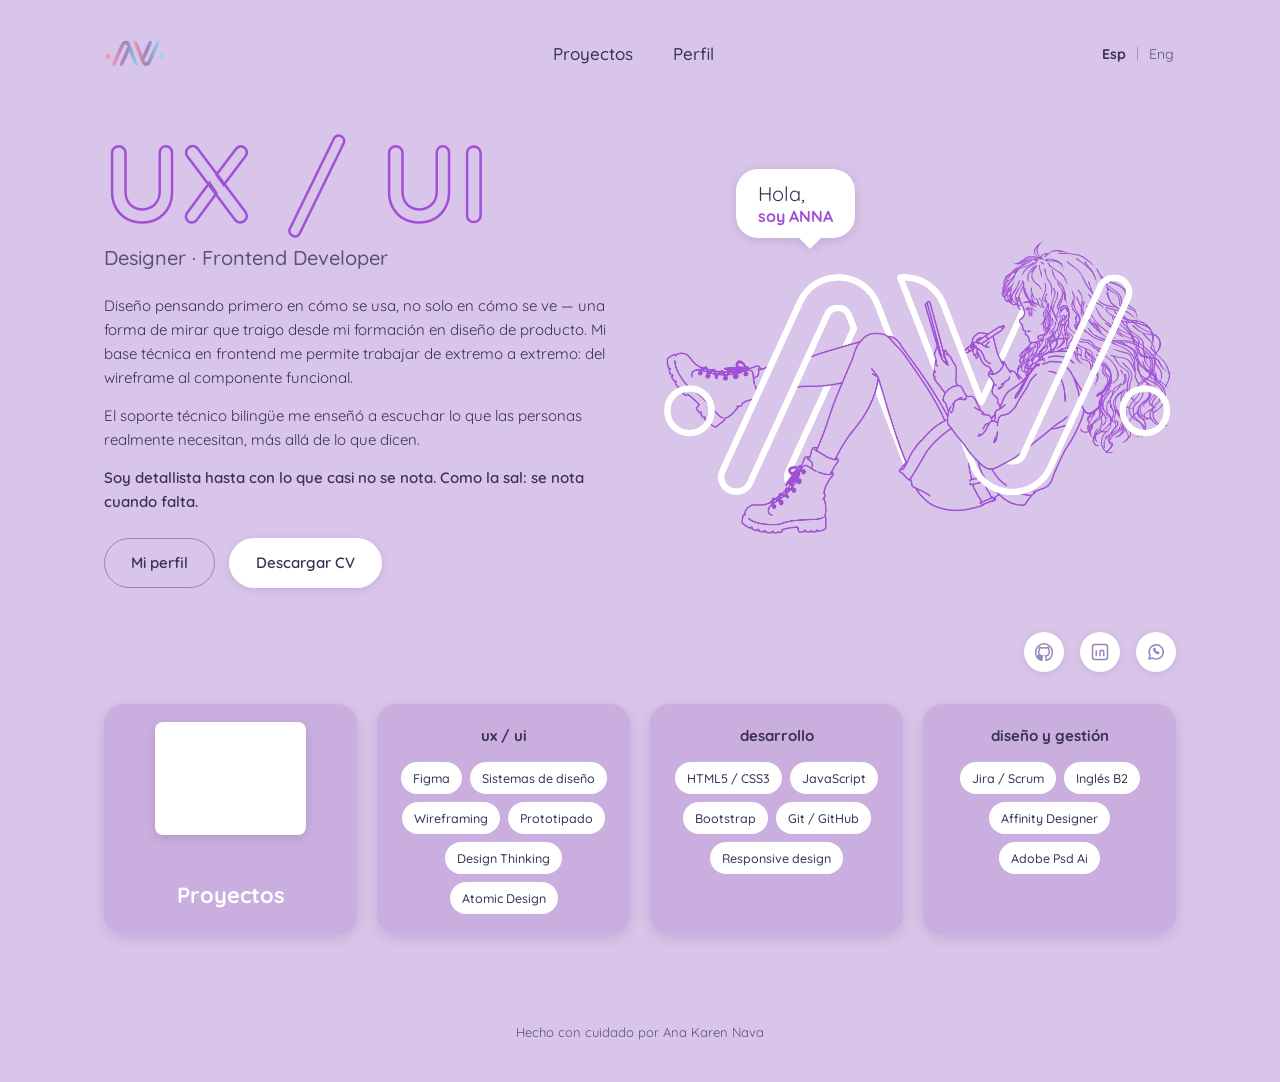
<file: index.html>
<!DOCTYPE html>
<html lang="es" data-assets-base="assets">
<head>
  <meta charset="UTF-8">
  <meta name="viewport" content="width=device-width, initial-scale=1.0">
  <title>Ana Karen Nava — UX/UI Designer &amp; Frontend Developer</title>
  <meta name="description" content="Portfolio de Ana Karen Nava, UX/UI Designer y Frontend Developer.">
  <link rel="icon" type="image/svg+xml" href="assets/img/logo-anna-color.svg">
  <link rel="stylesheet" href="assets/css/style.css">
</head>
<body>

  <div class="container">
    <header class="site-header">
      <a href="index.html" class="logo-mark" aria-label="Ana Karen Nava — inicio">
        <img src="assets/img/logo-anna-color.svg" alt="" class="logo-img logo-img--color">
        <img src="assets/img/logo-anna-blanco.svg" alt="" class="logo-img logo-img--white">
      </a>

      <nav class="main-nav" aria-label="Navegación principal">
        <a href="#proyectos" data-i18n="nav.proyectos">Proyectos</a>
        <a href="perfil.html" data-i18n="nav.perfil">Perfil</a>
      </nav>

      <div class="lang-switch" role="group" aria-label="Idioma / Language">
        <button type="button" data-lang-option="es">Esp</button>
        <span class="divider">|</span>
        <button type="button" data-lang-option="en">Eng</button>
      </div>
    </header>

    <main>
      <section class="hero">
        <div class="hero-text">
          <h1 class="hero-title">UX / UI</h1>
          <p class="hero-subtitle" data-i18n="hero.role">Designer · Frontend Developer</p>

          <div class="hero-copy">
            <p data-i18n="hero.p1"></p>
            <p data-i18n="hero.p2"></p>
            <p data-i18n="hero.p3"></p>
          </div>

          <div class="hero-actions">
            <a href="perfil.html" class="btn btn-outline" data-i18n="buttons.perfil">Mi perfil</a>
            <a href="files/cv.pdf" class="btn btn-solid" data-i18n="buttons.cv" download>Descargar CV</a>
          </div>
        </div>

        <div class="hero-visual">
          <div class="speech-bubble">
            <span data-i18n="bubble.greeting">Hola,</span>
            <strong data-i18n="bubble.name">soy ANNA</strong>
          </div>

          <a href="perfil.html" class="hero-illustration-link" aria-describedby="about-tip">
            <img class="hero-illustration" src="assets/img/hero.webp" width="1003" height="576"
                 alt="Ilustración de una chica reclinada con botas, dibujando en una tableta, junto a las letras A y V del logotipo."
                 data-i18n-attr="alt:about.alt">
            <span id="about-tip" class="about-tooltip" data-i18n="about.tooltip">Acerca de mí</span>
          </a>
        </div>
      </section>

      <div class="social-row">
        <a href="https://github.com/byannakn" target="_blank" rel="noopener noreferrer" aria-label="GitHub">
          <svg viewBox="0 0 24 24" fill="none" stroke="#9984BC" stroke-width="1.8"><path d="M12 2C6.48 2 2 6.58 2 12.25c0 4.53 2.87 8.37 6.84 9.73.5.1.68-.22.68-.49 0-.24-.01-1.04-.01-1.89-2.78.62-3.37-1.22-3.37-1.22-.46-1.19-1.11-1.51-1.11-1.51-.91-.63.07-.62.07-.62 1 .07 1.53 1.05 1.53 1.05.89 1.56 2.34 1.11 2.91.85.09-.66.35-1.11.63-1.37-2.22-.26-4.56-1.14-4.56-5.06 0-1.12.39-2.03 1.03-2.75-.1-.26-.45-1.31.1-2.73 0 0 .84-.28 2.75 1.05a9.4 9.4 0 0 1 5 0c1.91-1.33 2.75-1.05 2.75-1.05.55 1.42.2 2.47.1 2.73.64.72 1.03 1.63 1.03 2.75 0 3.93-2.34 4.79-4.57 5.05.36.32.68.95.68 1.92 0 1.39-.01 2.51-.01 2.85 0 .27.18.6.69.49A10.26 10.26 0 0 0 22 12.25C22 6.58 17.52 2 12 2Z"/></svg>
        </a>
        <a href="https://www.linkedin.com/in/karen-nava/?skipRedirect=true" target="_blank" rel="noopener noreferrer" aria-label="LinkedIn">
          <svg viewBox="0 0 24 24" fill="none" stroke="#9984BC" stroke-width="1.8"><rect x="3" y="3" width="18" height="18" rx="3"/><path d="M7.5 10v7M7.5 7v.01M12 17v-4.5c0-1.38 1-2.5 2.25-2.5S16.5 11.12 16.5 12.5V17"/></svg>
        </a>
        <a href="https://wa.me/525653214409" target="_blank" rel="noopener noreferrer" aria-label="WhatsApp">
          <svg viewBox="0 0 24 24" fill="none" stroke="#9984BC" stroke-width="1.8" stroke-linecap="round" stroke-linejoin="round"><path d="M3.5 20.5l1.4-4.3A8.5 8.5 0 1 1 8 19.3l-4.5 1.2z"/><path d="M9.2 8.6c.2 2.4 2.7 5 5.2 5.4l1.1-1.1-1.9-1-.9.7c-.9-.4-1.8-1.3-2.2-2.2l.7-.9-1-1.9-1 1z"/></svg>
        </a>
      </div>

      <div class="lower-grid">
        <a href="#proyectos" class="projects-folder">
          <div class="folder-icon"></div>
          <span data-i18n="projects.cta">Proyectos</span>
        </a>

        <div class="skill-card">
          <h3 data-i18n="skills.uxui.title">ux / ui</h3>
          <div class="tag-group">
            <span class="tag-pill">Figma</span>
            <span class="tag-pill">Sistemas de diseño</span>
            <span class="tag-pill">Wireframing</span>
            <span class="tag-pill">Prototipado</span>
            <span class="tag-pill">Design Thinking</span>
            <span class="tag-pill">Atomic Design</span>
          </div>
        </div>

        <div class="skill-card">
          <h3 data-i18n="skills.dev.title">desarrollo</h3>
          <div class="tag-group">
            <span class="tag-pill">HTML5 / CSS3</span>
            <span class="tag-pill">JavaScript</span>
            <span class="tag-pill">Bootstrap</span>
            <span class="tag-pill">Git / GitHub</span>
            <span class="tag-pill">Responsive design</span>
          </div>
        </div>

        <div class="skill-card">
          <h3 data-i18n="skills.mgmt.title">diseño y gestión</h3>
          <div class="tag-group">
            <span class="tag-pill">Jira / Scrum</span>
            <span class="tag-pill">Inglés B2</span>
            <span class="tag-pill">Affinity Designer</span>
            <span class="tag-pill">Adobe Psd Ai</span>
          </div>
        </div>
      </div>
    </main>

    <footer class="site-footer">
      <span data-i18n="footer.rights">Hecho con cuidado por Ana Karen Nava</span>
    </footer>
  </div>

  <!-- Ventana de Proyectos: se abre con index.html#proyectos (enlace compartible).
       Pestaña Branding: se agregará aquí cuando haya contenido listo. -->
  <dialog id="projects-modal" class="projects-modal" aria-labelledby="projects-modal-title">
    <div class="pm-panel">
      <div class="pm-ghosts" aria-hidden="true">
        <img data-ghost="woof" src="assets/img/projects/woof-barf/ghost.webp" alt="" loading="lazy">
        <img data-ghost="xanat" src="assets/img/projects/xanat/ghost.webp" alt="" loading="lazy">
      </div>
      <div class="pm-scrim" aria-hidden="true"></div>

      <div class="pm-head">
        <h2 id="projects-modal-title" class="pm-tab">UX / UI</h2>
        <div class="pm-tools">
          <div class="lang-switch" role="group" aria-label="Idioma / Language">
            <button type="button" data-lang-option="es">Esp</button>
            <span class="divider">|</span>
            <button type="button" data-lang-option="en">Eng</button>
          </div>
          <button type="button" class="pm-close" aria-label="Cerrar ventana de proyectos" data-i18n-attr="aria-label:modal.close">
            <svg viewBox="0 0 24 24" fill="none" stroke="currentColor" stroke-width="2.4" stroke-linecap="round"><path d="M6 6l12 12M18 6L6 18"/></svg>
          </button>
        </div>
      </div>

      <ul class="pm-grid">
        <li>
          <a class="pm-card" href="proyecto-woof-barf.html" data-ghost="woof">
            <img src="assets/img/projects/woof-barf/thumb.webp" alt="" width="480" height="360" loading="lazy">
            <span class="pm-card-title">Woof &amp; BARF</span>
            <span class="pm-card-desc" data-i18n="modal.woof">E-commerce con carácter para comida BARF</span>
          </a>
        </li>
        <li>
          <a class="pm-card" href="proyecto-xanat.html" data-ghost="xanat">
            <img src="assets/img/projects/xanat/thumb.webp" alt="" width="480" height="360" loading="lazy">
            <span class="pm-card-title">Xanat</span>
            <span class="pm-card-desc" data-i18n="modal.xanat">App y sitio para proteger flora en peligro de extinción</span>
          </a>
        </li>
      </ul>
    </div>
  </dialog>

  <script src="assets/js/i18n.js"></script>
  <script src="assets/js/main.js"></script>
</body>
</html>
</file>
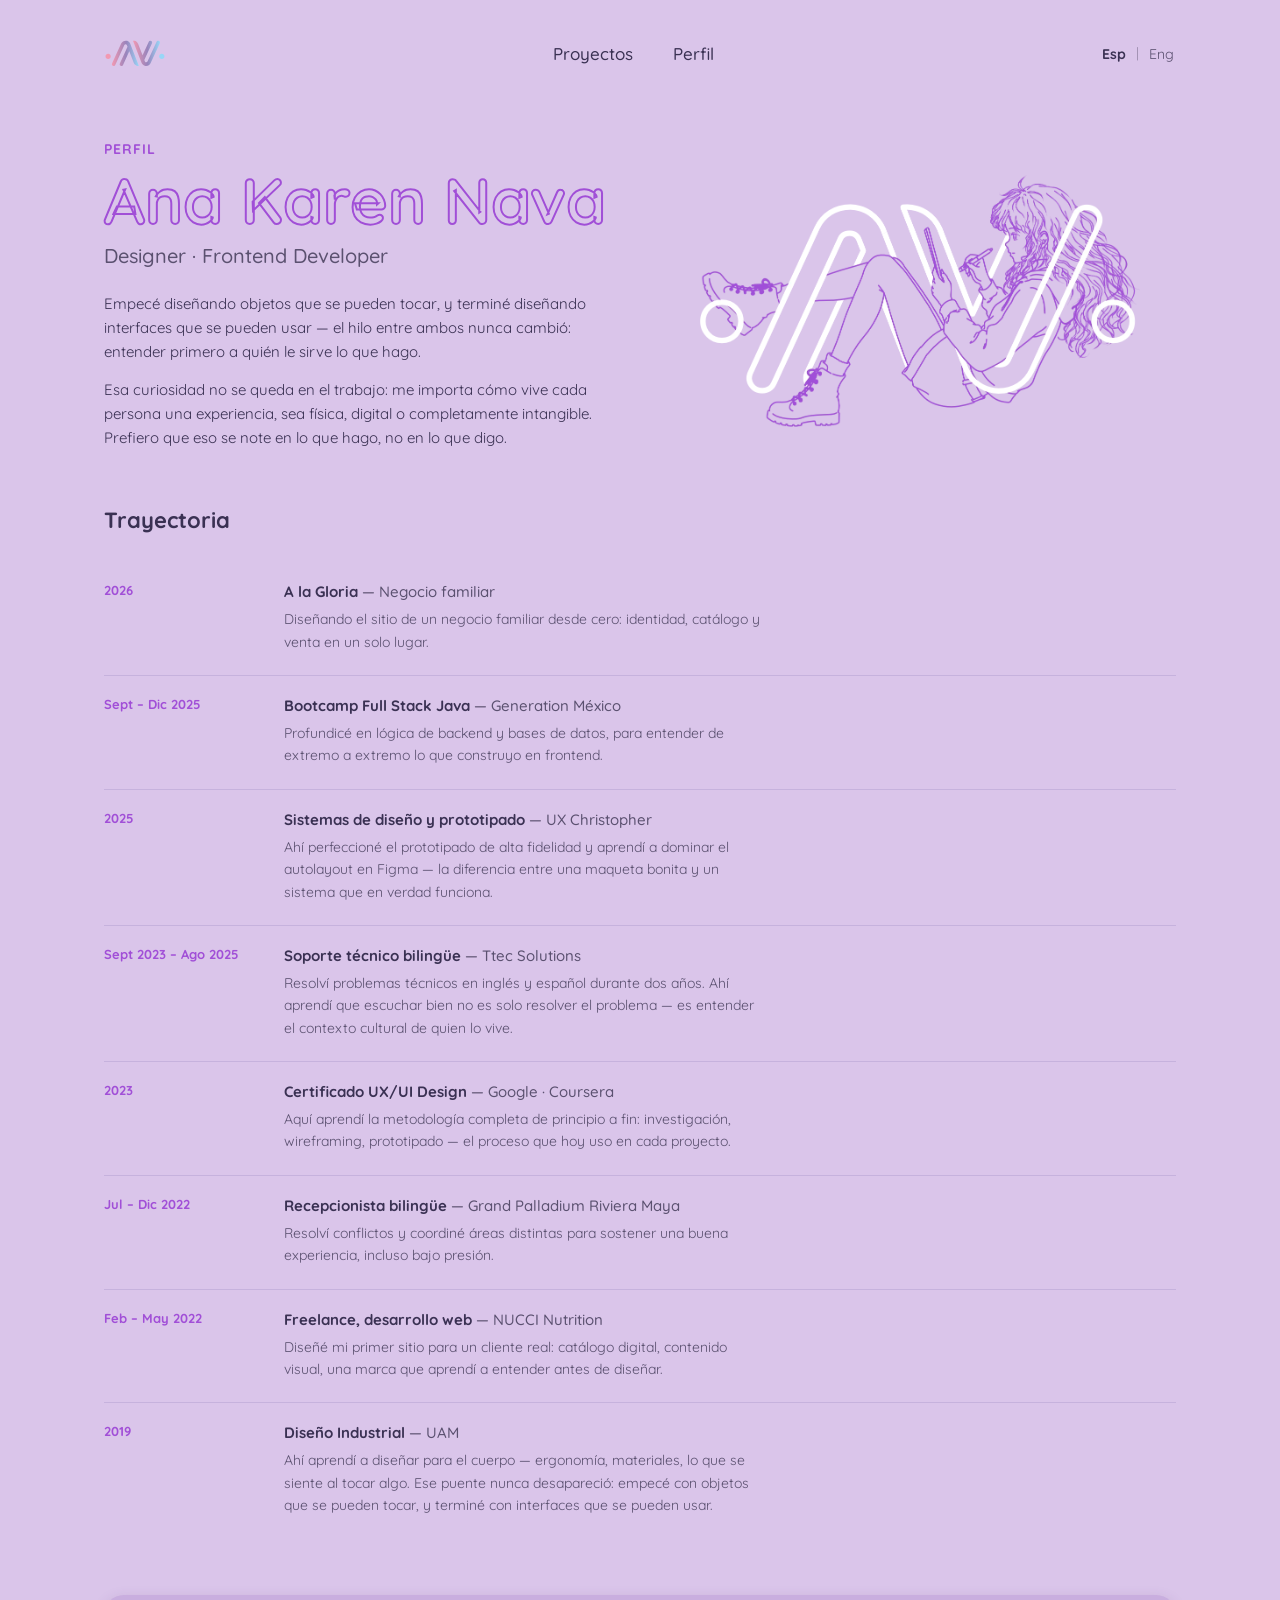
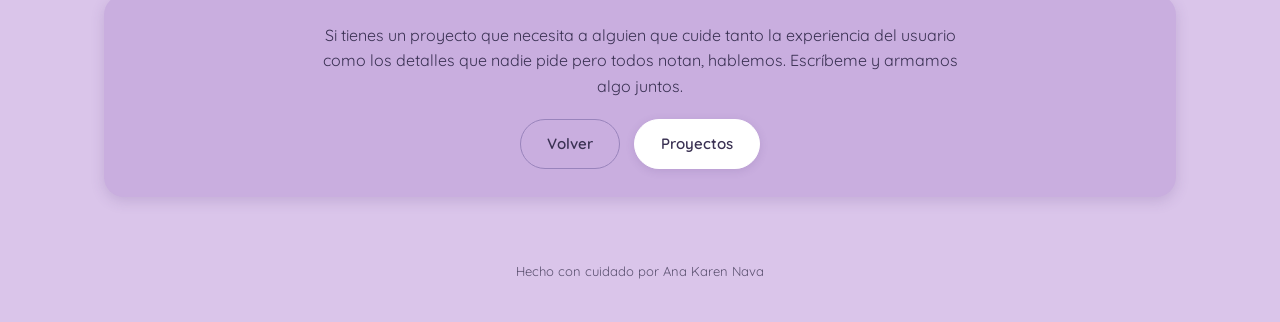
<file: perfil.html>
<!DOCTYPE html>
<html lang="es" data-assets-base="assets">
<head>
  <meta charset="UTF-8">
  <meta name="viewport" content="width=device-width, initial-scale=1.0">
  <title>Perfil — Ana Karen Nava</title>
  <meta name="description" content="Perfil de Ana Karen Nava, UX/UI Designer y Frontend Developer.">
  <link rel="icon" type="image/svg+xml" href="assets/img/logo-anna-color.svg">
  <link rel="stylesheet" href="assets/css/style.css">
</head>
<body>

  <div class="container">
    <header class="site-header">
      <a href="index.html" class="logo-mark" aria-label="Ana Karen Nava — inicio">
        <img src="assets/img/logo-anna-color.svg" alt="" class="logo-img logo-img--color">
        <img src="assets/img/logo-anna-blanco.svg" alt="" class="logo-img logo-img--white">
      </a>

      <nav class="main-nav" aria-label="Navegación principal">
        <a href="index.html#proyectos" data-i18n="nav.proyectos">Proyectos</a>
        <a href="perfil.html" data-i18n="nav.perfil">Perfil</a>
      </nav>

      <div class="lang-switch" role="group" aria-label="Idioma / Language">
        <button type="button" data-lang-option="es">Esp</button>
        <span class="divider">|</span>
        <button type="button" data-lang-option="en">Eng</button>
      </div>
    </header>

    <main>
      <section class="perfil-hero">
        <div class="perfil-text">
          <p class="perfil-eyebrow" data-i18n="perfil.eyebrow">Perfil</p>
          <h1 class="perfil-title" data-i18n="perfil.name">Ana Karen Nava</h1>
          <p class="hero-subtitle" data-i18n="perfil.role">Designer · Frontend Developer</p>

          <div class="hero-copy">
            <p data-i18n="perfil.bio.p1"></p>
            <p data-i18n="perfil.bio.p2"></p>
          </div>
        </div>

        <!-- Contenedor flexible: hoy muestra la ilustración; si más adelante prefieres una foto,
             solo se cambia la imagen de este bloque -->
        <div class="perfil-visual">
          <img src="assets/img/hero.webp" width="1003" height="576"
               alt="Ilustración de una chica reclinada con botas, dibujando en una tableta, junto a las letras A y V del logotipo."
               data-i18n-attr="alt:about.alt">
        </div>
      </section>

      <section class="trayectoria-section" aria-labelledby="trayectoria-heading">
        <h2 id="trayectoria-heading" data-i18n="perfil.trayectoria.title">Trayectoria</h2>
        <!-- Se rellena dinámicamente desde es.json/en.json vía i18n.js -->
        <ul id="trayectoria-list"></ul>
      </section>

      <section class="perfil-closing">
        <p data-i18n="perfil.closing"></p>
        <div class="perfil-actions">
          <a href="index.html" class="btn btn-outline" data-i18n="perfil.buttons.back">Volver</a>
          <a href="index.html#proyectos" class="btn btn-solid" data-i18n="perfil.buttons.proyectos">Proyectos</a>
        </div>
      </section>
    </main>

    <footer class="site-footer">
      <span data-i18n="footer.rights">Hecho con cuidado por Ana Karen Nava</span>
    </footer>
  </div>

  <script src="assets/js/i18n.js"></script>
</body>
</html>
</file>
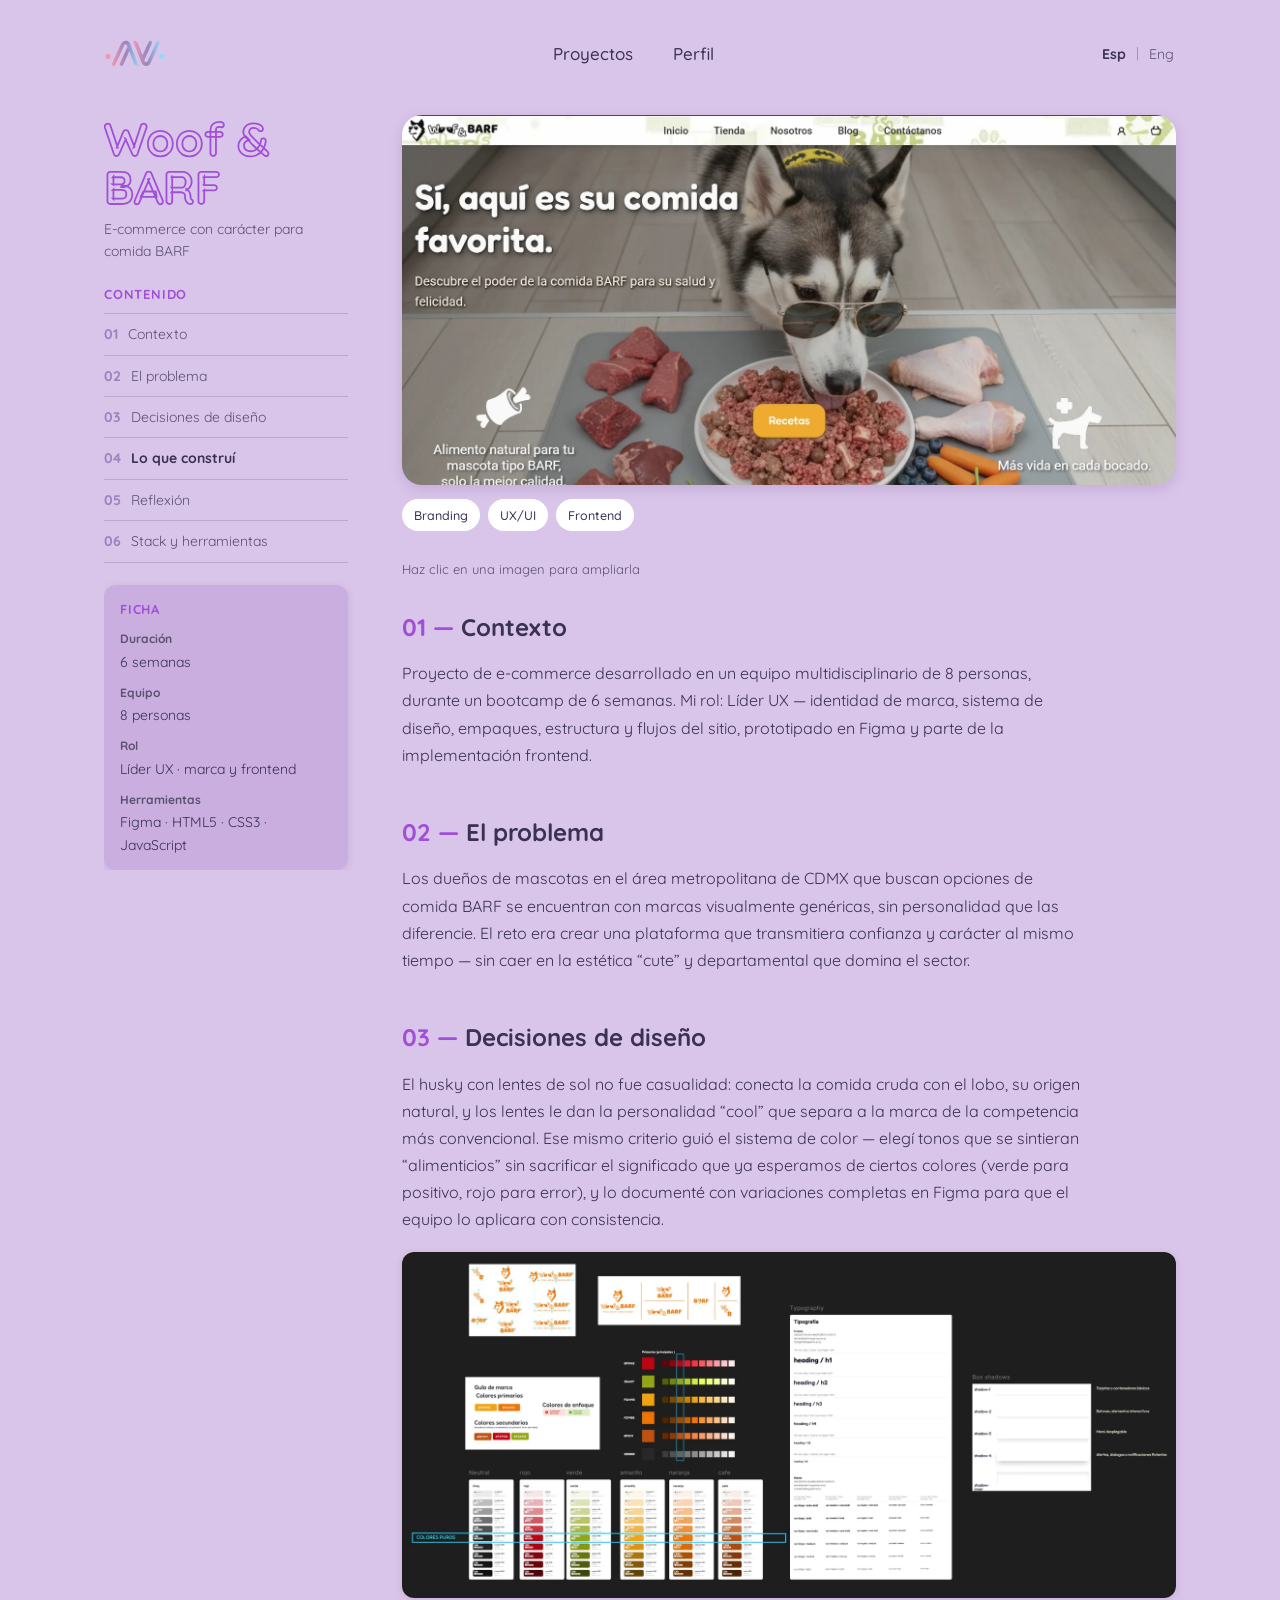
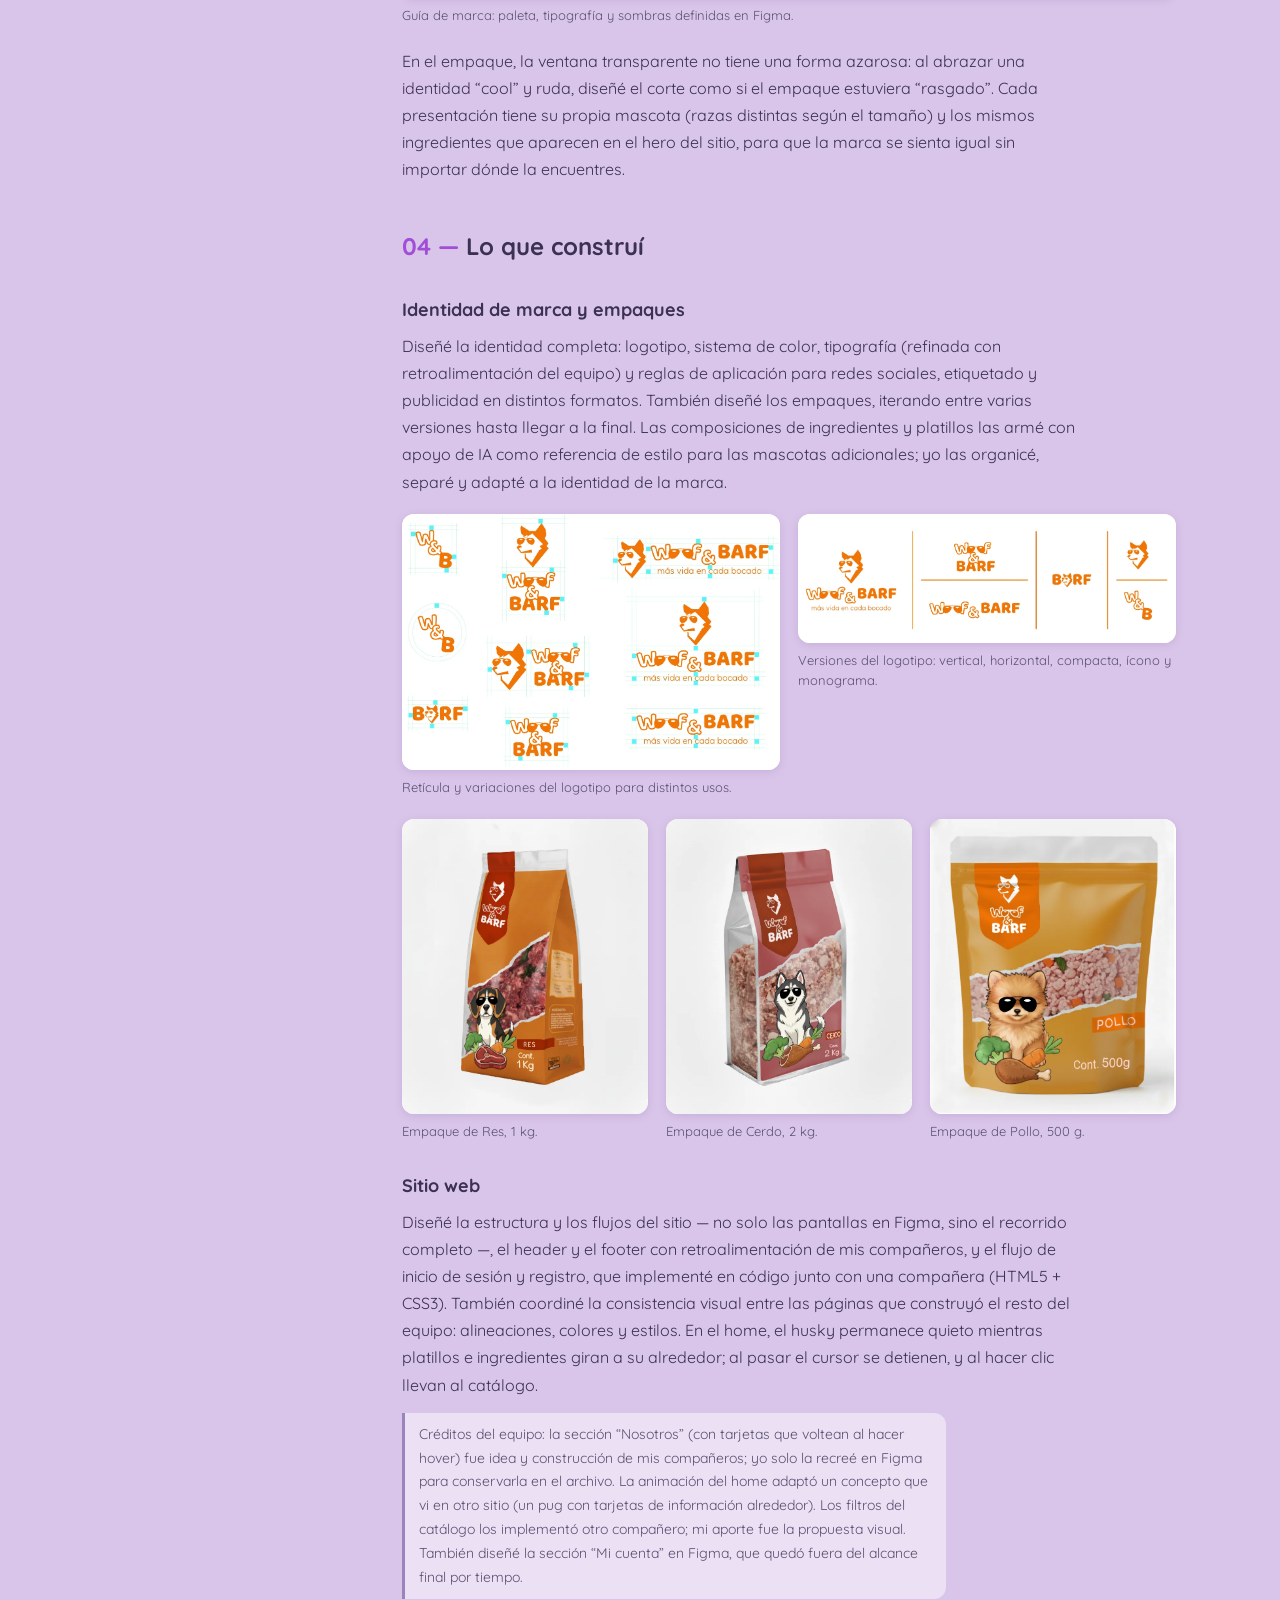
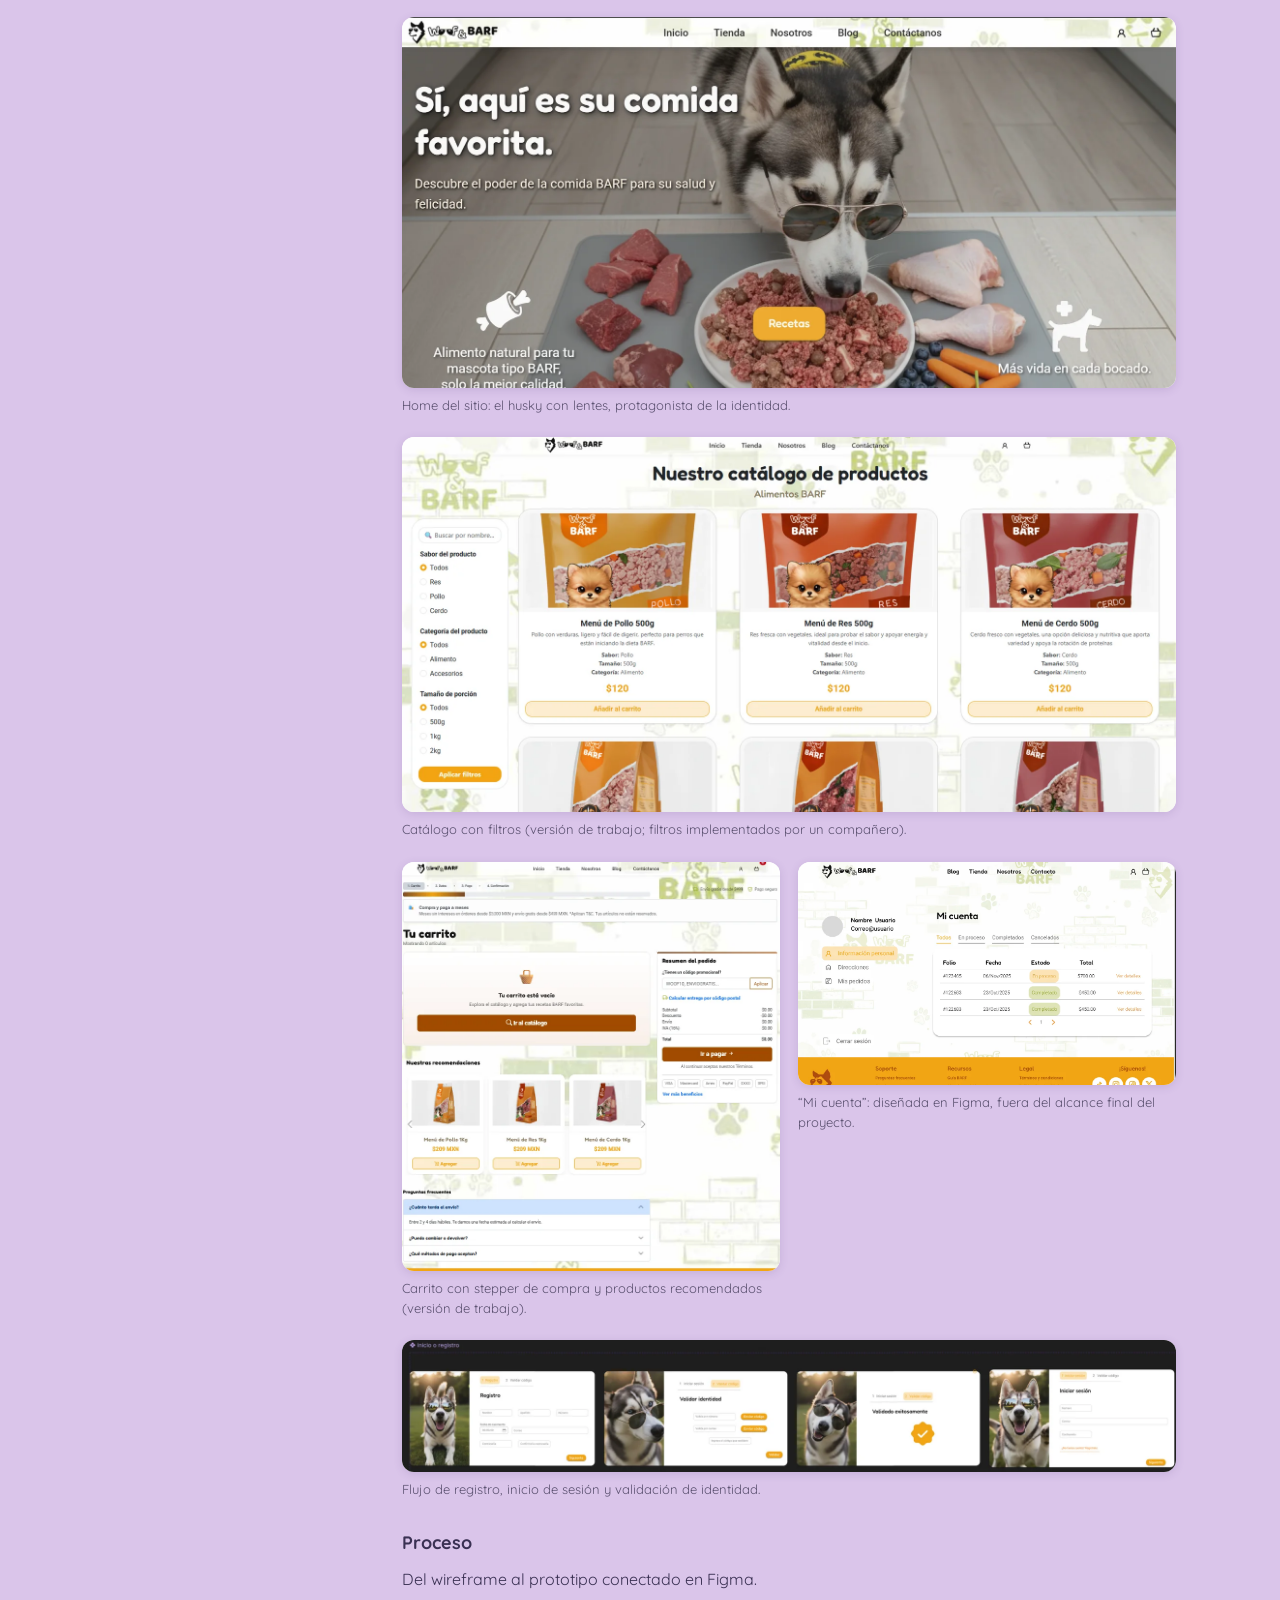
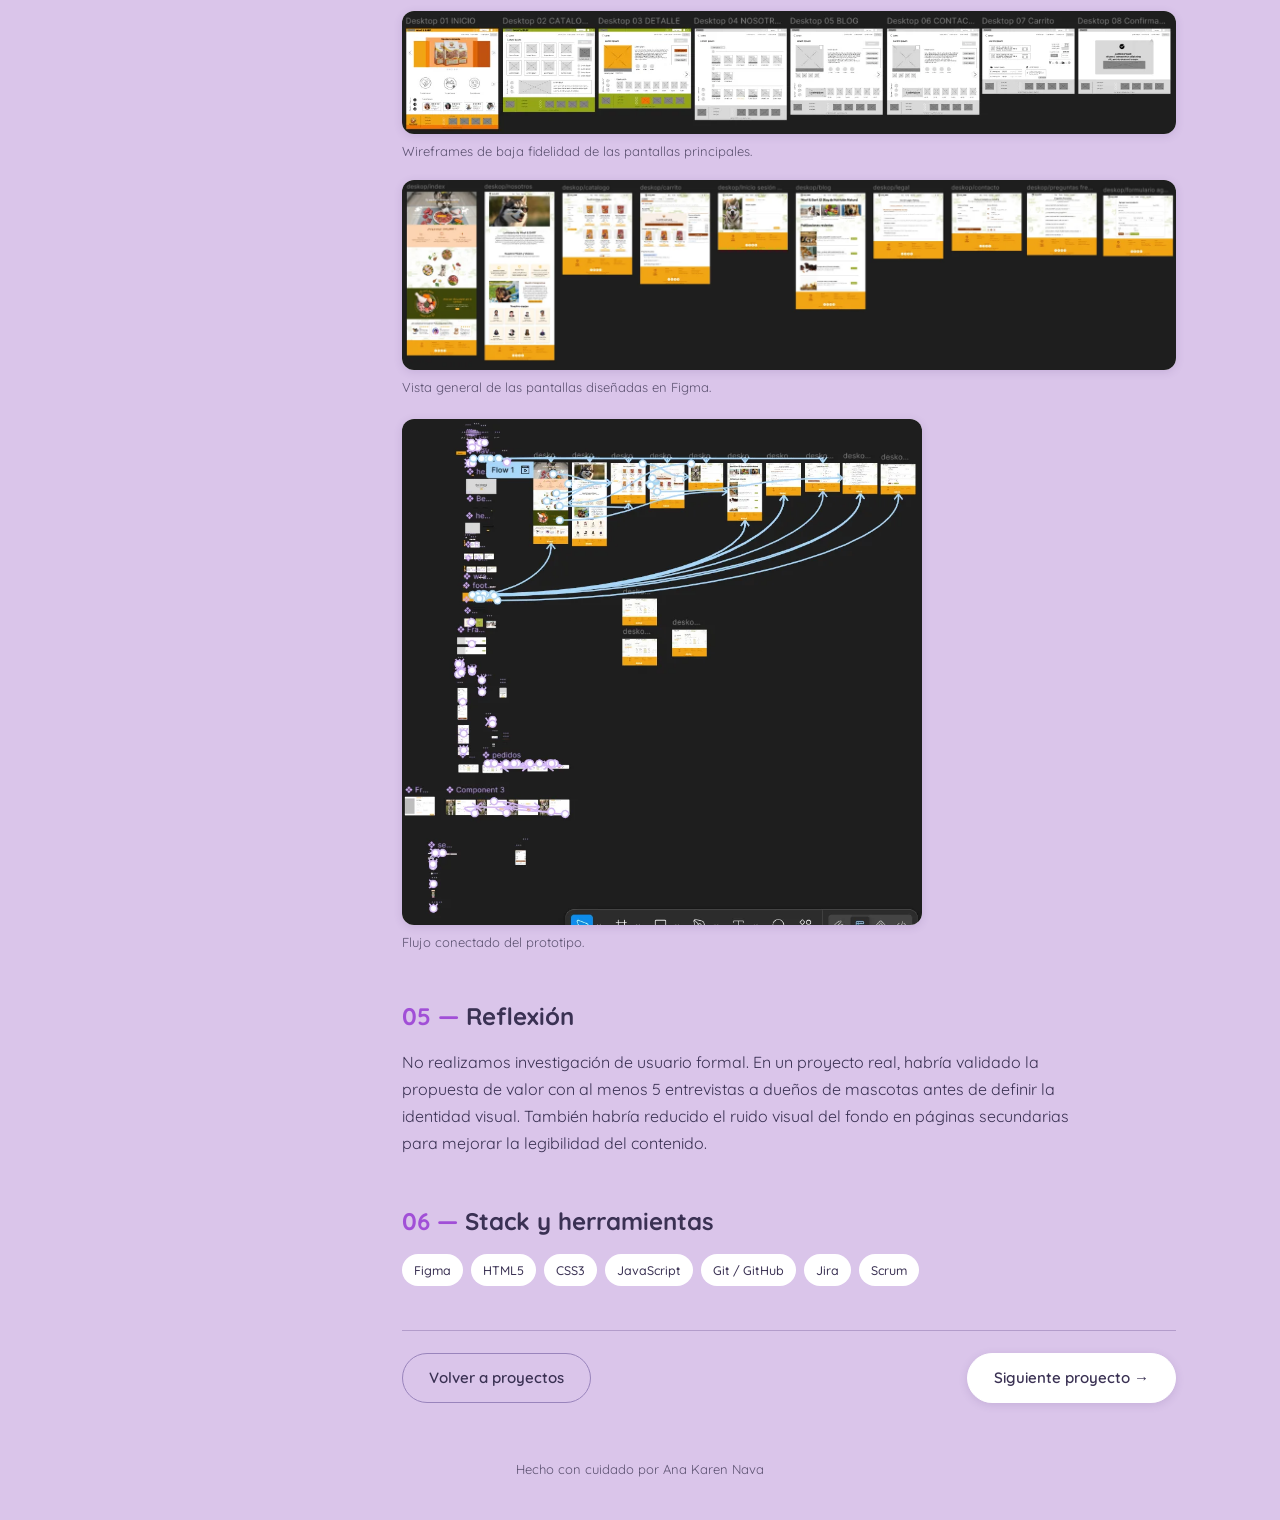
<file: proyecto-woof-barf.html>
<!DOCTYPE html>
<html lang="es" data-assets-base="assets">
<head>
  <meta charset="UTF-8">
  <meta name="viewport" content="width=device-width, initial-scale=1.0">
  <title data-i18n="woof.meta">Woof &amp; BARF — Caso de estudio</title>
  <meta name="description" content="Woof &amp; BARF — caso de estudio de Ana Karen Nava.">
  <link rel="icon" type="image/svg+xml" href="assets/img/logo-anna-color.svg">
  <link rel="stylesheet" href="assets/css/style.css">
</head>
<body>

  <div class="container">
    <header class="site-header">
      <a href="index.html" class="logo-mark" aria-label="Ana Karen Nava — inicio">
        <img src="assets/img/logo-anna-color.svg" alt="" class="logo-img logo-img--color">
        <img src="assets/img/logo-anna-blanco.svg" alt="" class="logo-img logo-img--white">
      </a>

      <nav class="main-nav" aria-label="Navegación principal">
        <a href="index.html#proyectos" data-i18n="nav.proyectos">Proyectos</a>
        <a href="perfil.html" data-i18n="nav.perfil">Perfil</a>
      </nav>

      <div class="lang-switch" role="group" aria-label="Idioma / Language">
        <button type="button" data-lang-option="es">Esp</button>
        <span class="divider">|</span>
        <button type="button" data-lang-option="en">Eng</button>
      </div>
    </header>

    <div class="project-layout">
      <aside class="project-sidebar">
        <h1 class="project-title">Woof &amp; BARF</h1>
        <p class="project-tagline" data-i18n="woof.tagline">E-commerce con carácter para comida BARF</p>

        <nav class="project-toc" aria-labelledby="toc-heading">
          <h2 id="toc-heading" data-i18n="project.toc">Contenido</h2>
          <ol id="project-toc-list"></ol>
        </nav>

        <div class="project-datasheet">
          <h2 data-i18n="project.datasheet">Ficha</h2>
          <dl>
          <dt data-i18n="project.duration">Duración</dt>
          <dd data-i18n="woof.ficha.duration">6 semanas</dd>
          <dt data-i18n="project.team">Equipo</dt>
          <dd data-i18n="woof.ficha.team">8 personas</dd>
          <dt data-i18n="project.role">Rol</dt>
          <dd data-i18n="woof.ficha.role">Líder UX · marca y frontend</dd>
          <dt data-i18n="project.tools">Herramientas</dt>
          <dd data-i18n="woof.ficha.tools">Figma · HTML5 · CSS3 · JavaScript</dd>
          </dl>
        </div>
      </aside>

      <main class="project-main">
        <figure class="project-cover">
          <img src="assets/img/projects/woof-barf/cover.webp" alt="" width="1600" height="765" data-i18n-attr="alt:woof.shots.cover">
          <div class="project-tags"><span class="tag-pill">Branding</span><span class="tag-pill">UX/UI</span><span class="tag-pill">Frontend</span></div>
        </figure>
        <p class="zoom-hint" data-i18n="project.zoomHint">Haz clic en una imagen para ampliarla</p>

        <section id="contexto" class="project-section" data-toc>
          <h2 data-i18n="woof.s1.title">Contexto</h2>
          <p data-i18n="woof.s1.p">Proyecto de e-commerce desarrollado en un equipo multidisciplinario de 8 personas, durante un bootcamp de 6 semanas. Mi rol: Líder UX — identidad de marca, sistema de diseño, empaques, estructura y flujos del sitio, prototipado en Figma y parte de la implementación frontend.</p>
        </section>

        <section id="problema" class="project-section" data-toc>
          <h2 data-i18n="woof.s2.title">El problema</h2>
          <p data-i18n="woof.s2.p">Los dueños de mascotas en el área metropolitana de CDMX que buscan opciones de comida BARF se encuentran con marcas visualmente genéricas, sin personalidad que las diferencie. El reto era crear una plataforma que transmitiera confianza y carácter al mismo tiempo — sin caer en la estética “cute” y departamental que domina el sector.</p>
        </section>

        <section id="decisiones" class="project-section" data-toc>
          <h2 data-i18n="woof.s3.title">Decisiones de diseño</h2>
          <p data-i18n="woof.s3.p1">El husky con lentes de sol no fue casualidad: conecta la comida cruda con el lobo, su origen natural, y los lentes le dan la personalidad “cool” que separa a la marca de la competencia más convencional. Ese mismo criterio guió el sistema de color — elegí tonos que se sintieran “alimenticios” sin sacrificar el significado que ya esperamos de ciertos colores (verde para positivo, rojo para error), y lo documenté con variaciones completas en Figma para que el equipo lo aplicara con consistencia.</p>
          <div class="gallery gallery--1">
            <figure class="shot"><button type="button" class="shot-btn" data-full="assets/img/projects/woof-barf/brand-guide.webp"><img src="assets/img/projects/woof-barf/brand-guide.webp" alt="" loading="lazy" width="1600" height="716"></button><figcaption data-i18n="woof.shots.brandGuide">Guía de marca: paleta, tipografía y sombras definidas en Figma.</figcaption></figure>
          </div>
          <p data-i18n="woof.s3.p2">En el empaque, la ventana transparente no tiene una forma azarosa: al abrazar una identidad “cool” y ruda, diseñé el corte como si el empaque estuviera “rasgado”. Cada presentación tiene su propia mascota (razas distintas según el tamaño) y los mismos ingredientes que aparecen en el hero del sitio, para que la marca se sienta igual sin importar dónde la encuentres.</p>
        </section>

        <section id="construi" class="project-section" data-toc>
          <h2 data-i18n="woof.s4.title">Lo que construí</h2>
          <h3 data-i18n="woof.s4.g1.title">Identidad de marca y empaques</h3>
          <p data-i18n="woof.s4.g1.p">Diseñé la identidad completa: logotipo, sistema de color, tipografía (refinada con retroalimentación del equipo) y reglas de aplicación para redes sociales, etiquetado y publicidad en distintos formatos. También diseñé los empaques, iterando entre varias versiones hasta llegar a la final. Las composiciones de ingredientes y platillos las armé con apoyo de IA como referencia de estilo para las mascotas adicionales; yo las organicé, separé y adapté a la identidad de la marca.</p>
          <div class="gallery gallery--2">
            <figure class="shot"><button type="button" class="shot-btn" data-full="assets/img/projects/woof-barf/logo-grid.webp"><img src="assets/img/projects/woof-barf/logo-grid.webp" alt="" loading="lazy" width="1173" height="795"></button><figcaption data-i18n="woof.shots.logoGrid">Retícula y variaciones del logotipo para distintos usos.</figcaption></figure>
            <figure class="shot"><button type="button" class="shot-btn" data-full="assets/img/projects/woof-barf/logo-versions.webp"><img src="assets/img/projects/woof-barf/logo-versions.webp" alt="" loading="lazy" width="1161" height="398"></button><figcaption data-i18n="woof.shots.logoVersions">Versiones del logotipo: vertical, horizontal, compacta, ícono y monograma.</figcaption></figure>
          </div>
          <div class="gallery gallery--3">
            <figure class="shot"><button type="button" class="shot-btn" data-full="assets/img/projects/woof-barf/pack-res.webp"><img src="assets/img/projects/woof-barf/pack-res.webp" alt="" loading="lazy" width="751" height="900"></button><figcaption data-i18n="woof.shots.packRes">Empaque de Res, 1 kg.</figcaption></figure>
            <figure class="shot"><button type="button" class="shot-btn" data-full="assets/img/projects/woof-barf/pack-cerdo.webp"><img src="assets/img/projects/woof-barf/pack-cerdo.webp" alt="" loading="lazy" width="751" height="900"></button><figcaption data-i18n="woof.shots.packCerdo">Empaque de Cerdo, 2 kg.</figcaption></figure>
            <figure class="shot"><button type="button" class="shot-btn" data-full="assets/img/projects/woof-barf/pack-pollo.webp"><img src="assets/img/projects/woof-barf/pack-pollo.webp" alt="" loading="lazy" width="751" height="900"></button><figcaption data-i18n="woof.shots.packPollo">Empaque de Pollo, 500 g.</figcaption></figure>
          </div>
          <h3 data-i18n="woof.s4.g2.title">Sitio web</h3>
          <p data-i18n="woof.s4.g2.p">Diseñé la estructura y los flujos del sitio — no solo las pantallas en Figma, sino el recorrido completo —, el header y el footer con retroalimentación de mis compañeros, y el flujo de inicio de sesión y registro, que implementé en código junto con una compañera (HTML5 + CSS3). También coordiné la consistencia visual entre las páginas que construyó el resto del equipo: alineaciones, colores y estilos. En el home, el husky permanece quieto mientras platillos e ingredientes giran a su alrededor; al pasar el cursor se detienen, y al hacer clic llevan al catálogo.</p>
          <p class="note" data-i18n="woof.s4.g2.credits">Créditos del equipo: la sección “Nosotros” (con tarjetas que voltean al hacer hover) fue idea y construcción de mis compañeros; yo solo la recreé en Figma para conservarla en el archivo. La animación del home adaptó un concepto que vi en otro sitio (un pug con tarjetas de información alrededor). Los filtros del catálogo los implementó otro compañero; mi aporte fue la propuesta visual. También diseñé la sección “Mi cuenta” en Figma, que quedó fuera del alcance final por tiempo.</p>
          <div class="gallery gallery--1">
            <figure class="shot"><button type="button" class="shot-btn" data-full="assets/img/projects/woof-barf/cover.webp"><img src="assets/img/projects/woof-barf/cover.webp" alt="" loading="lazy" width="1600" height="765"></button><figcaption data-i18n="woof.shots.cover">Home del sitio: el husky con lentes, protagonista de la identidad.</figcaption></figure>
          </div>
          <div class="gallery gallery--1">
            <figure class="shot"><button type="button" class="shot-btn" data-full="assets/img/projects/woof-barf/site-catalogo.webp"><img src="assets/img/projects/woof-barf/site-catalogo.webp" alt="" loading="lazy" width="1600" height="776"></button><figcaption data-i18n="woof.shots.catalogo">Catálogo con filtros (versión de trabajo; filtros implementados por un compañero).</figcaption></figure>
          </div>
          <div class="gallery gallery--2">
            <figure class="shot"><button type="button" class="shot-btn" data-full="assets/img/projects/woof-barf/site-carrito.webp"><img src="assets/img/projects/woof-barf/site-carrito.webp" alt="" loading="lazy" width="818" height="886"></button><figcaption data-i18n="woof.shots.carrito">Carrito con stepper de compra y productos recomendados (versión de trabajo).</figcaption></figure>
            <figure class="shot"><button type="button" class="shot-btn" data-full="assets/img/projects/woof-barf/site-cuenta.webp"><img src="assets/img/projects/woof-barf/site-cuenta.webp" alt="" loading="lazy" width="1150" height="679"></button><figcaption data-i18n="woof.shots.cuenta">“Mi cuenta”: diseñada en Figma, fuera del alcance final del proyecto.</figcaption></figure>
          </div>
          <div class="gallery gallery--1">
            <figure class="shot"><button type="button" class="shot-btn" data-full="assets/img/projects/woof-barf/site-login.webp"><img src="assets/img/projects/woof-barf/site-login.webp" alt="" loading="lazy" width="1600" height="272"></button><figcaption data-i18n="woof.shots.login">Flujo de registro, inicio de sesión y validación de identidad.</figcaption></figure>
          </div>
          <h3 data-i18n="woof.s4.g3.title">Proceso</h3>
          <p data-i18n="woof.s4.g3.p">Del wireframe al prototipo conectado en Figma.</p>
          <div class="gallery gallery--1">
            <figure class="shot"><button type="button" class="shot-btn" data-full="assets/img/projects/woof-barf/proc-wireframes.webp"><img src="assets/img/projects/woof-barf/proc-wireframes.webp" alt="" loading="lazy" width="1182" height="188"></button><figcaption data-i18n="woof.shots.wireframes">Wireframes de baja fidelidad de las pantallas principales.</figcaption></figure>
            <figure class="shot"><button type="button" class="shot-btn" data-full="assets/img/projects/woof-barf/proc-figma.webp"><img src="assets/img/projects/woof-barf/proc-figma.webp" alt="" loading="lazy" width="1600" height="392"></button><figcaption data-i18n="woof.shots.figma">Vista general de las pantallas diseñadas en Figma.</figcaption></figure>
          </div>
          <div class="gallery gallery--1">
            <figure class="shot shot--narrow"><button type="button" class="shot-btn" data-full="assets/img/projects/woof-barf/proc-prototipo.webp"><img src="assets/img/projects/woof-barf/proc-prototipo.webp" alt="" loading="lazy" width="850" height="827"></button><figcaption data-i18n="woof.shots.prototipo">Flujo conectado del prototipo.</figcaption></figure>
          </div>
        </section>

        <section id="reflexion" class="project-section" data-toc>
          <h2 data-i18n="woof.s5.title">Reflexión</h2>
          <p data-i18n="woof.s5.p">No realizamos investigación de usuario formal. En un proyecto real, habría validado la propuesta de valor con al menos 5 entrevistas a dueños de mascotas antes de definir la identidad visual. También habría reducido el ruido visual del fondo en páginas secundarias para mejorar la legibilidad del contenido.</p>
        </section>

        <section id="stack" class="project-section" data-toc>
          <h2 data-i18n="woof.s6.title">Stack y herramientas</h2>
          <div class="project-tags"><span class="tag-pill">Figma</span><span class="tag-pill">HTML5</span><span class="tag-pill">CSS3</span><span class="tag-pill">JavaScript</span><span class="tag-pill">Git / GitHub</span><span class="tag-pill">Jira</span><span class="tag-pill">Scrum</span></div>
        </section>

        <nav class="project-pager" aria-label="Navegación entre proyectos">
          <a href="index.html#proyectos" class="btn btn-outline" data-i18n="project.back">Volver a proyectos</a>
          <a href="proyecto-xanat.html" class="btn btn-solid"><span data-i18n="project.next">Siguiente proyecto</span> →</a>
        </nav>
      </main>
    </div>

    <footer class="site-footer">
      <span data-i18n="footer.rights">Hecho con cuidado por Ana Karen Nava</span>
    </footer>
  </div>

  <dialog id="lightbox" class="lightbox" aria-label="Imagen ampliada">
    <button type="button" class="lightbox-close" aria-label="Cerrar imagen" data-i18n-attr="aria-label:project.closeImage">
      <svg viewBox="0 0 24 24" fill="none" stroke="currentColor" stroke-width="2.4" stroke-linecap="round"><path d="M6 6l12 12M18 6L6 18"/></svg>
    </button>
    <img alt="">
  </dialog>

  <script src="assets/js/i18n.js"></script>
  <script src="assets/js/main.js"></script>
</body>
</html>
</file>
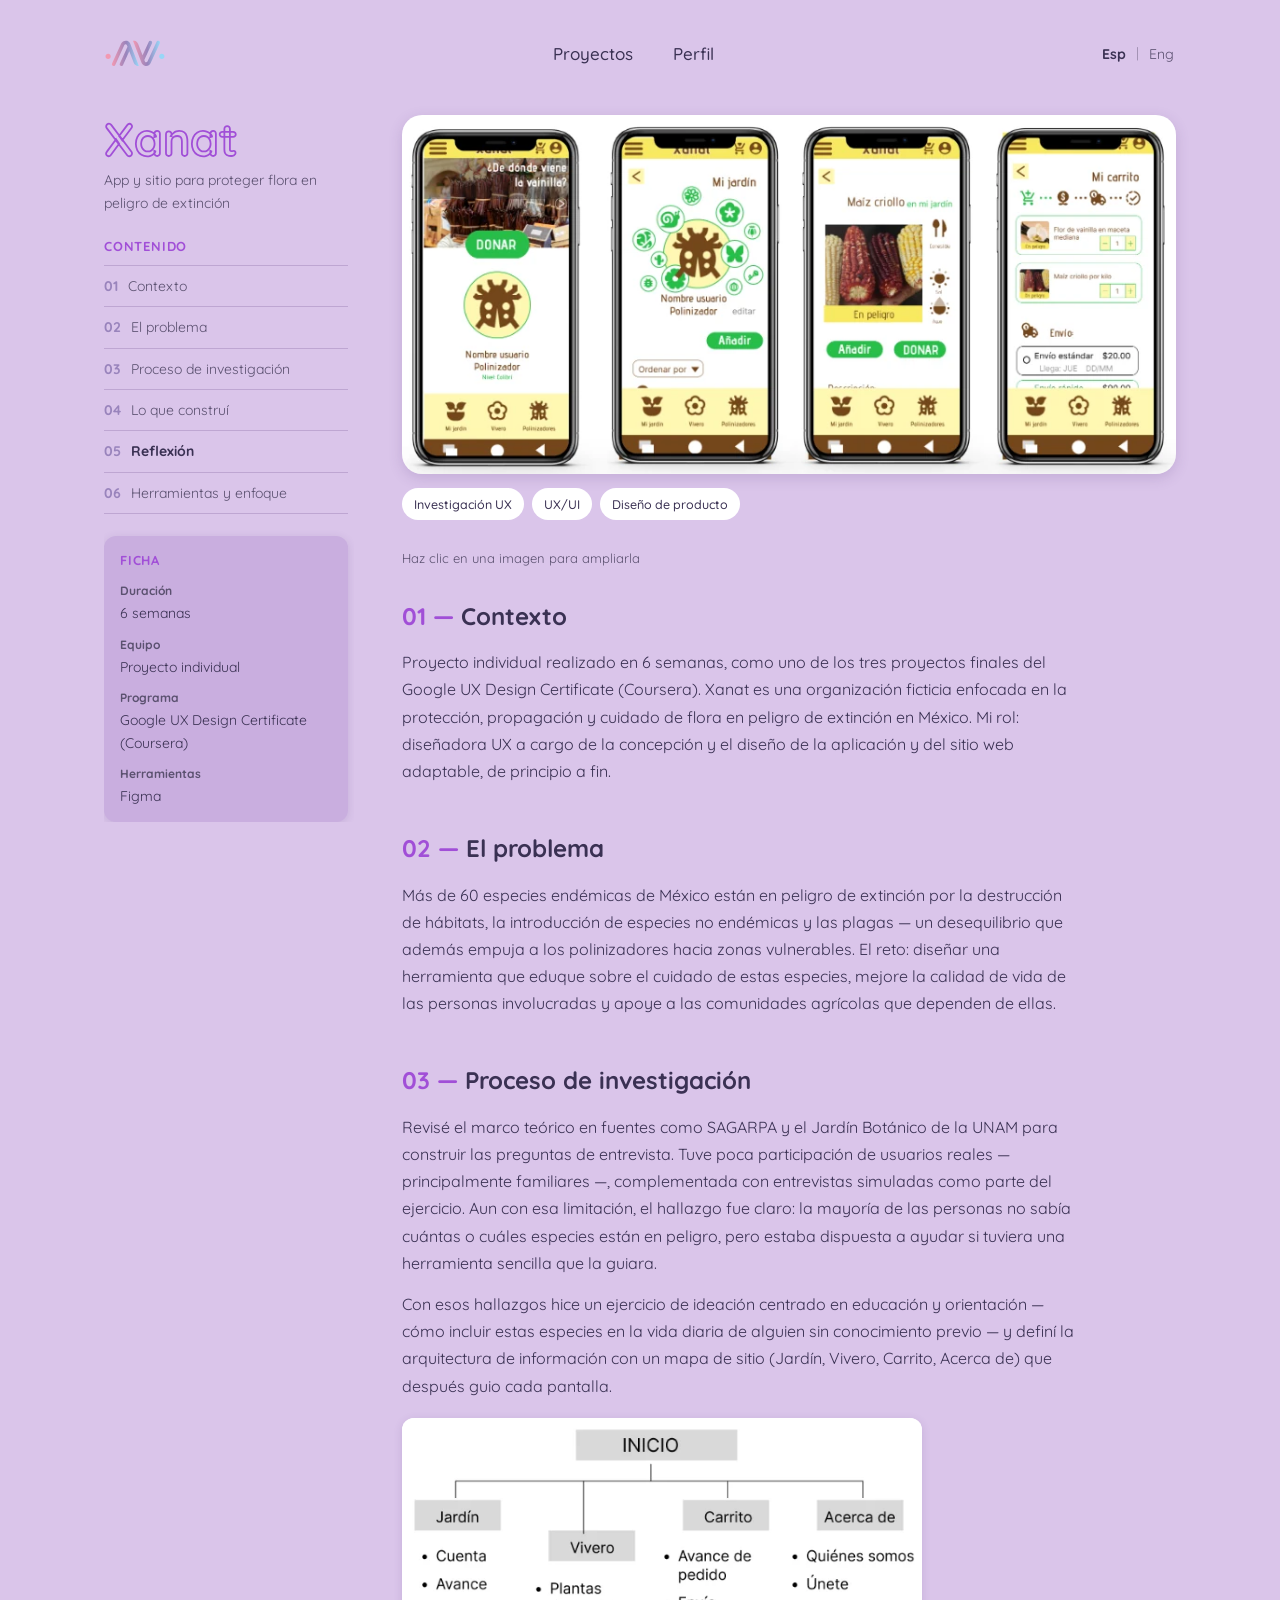
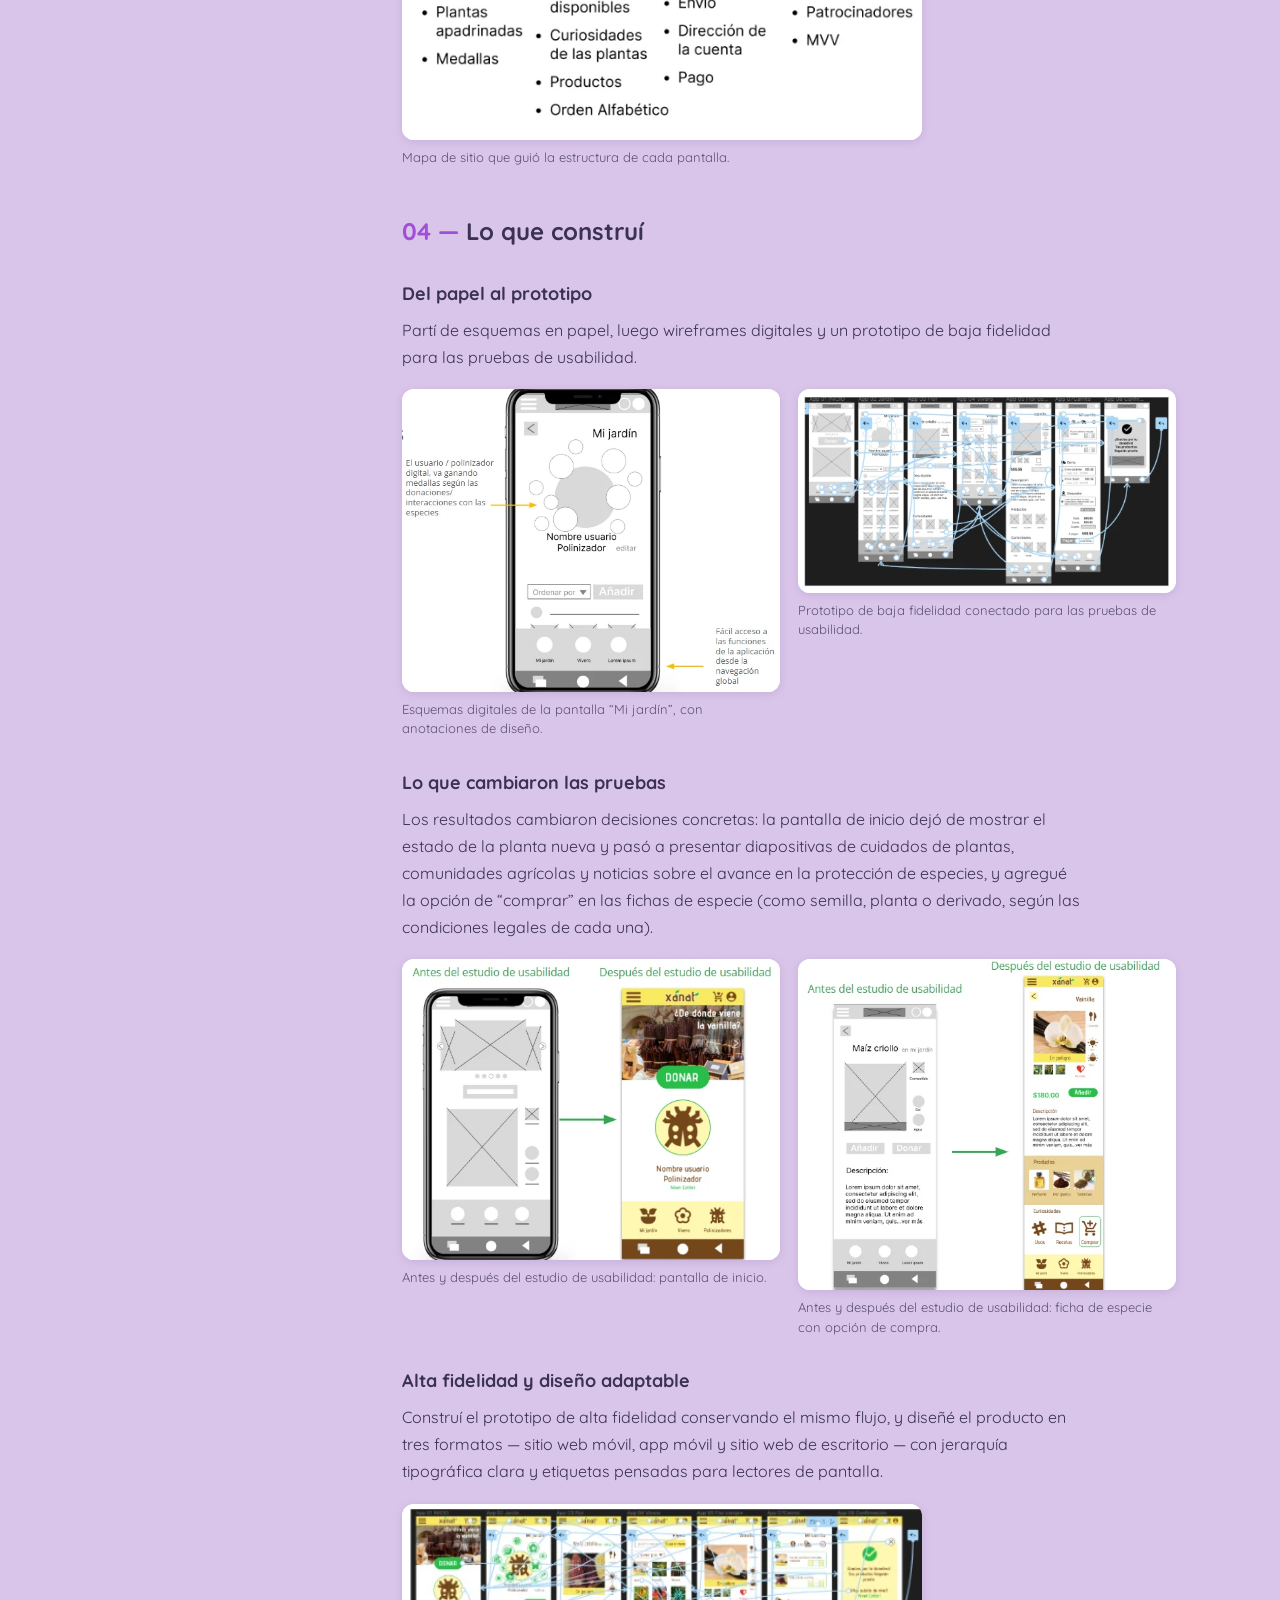
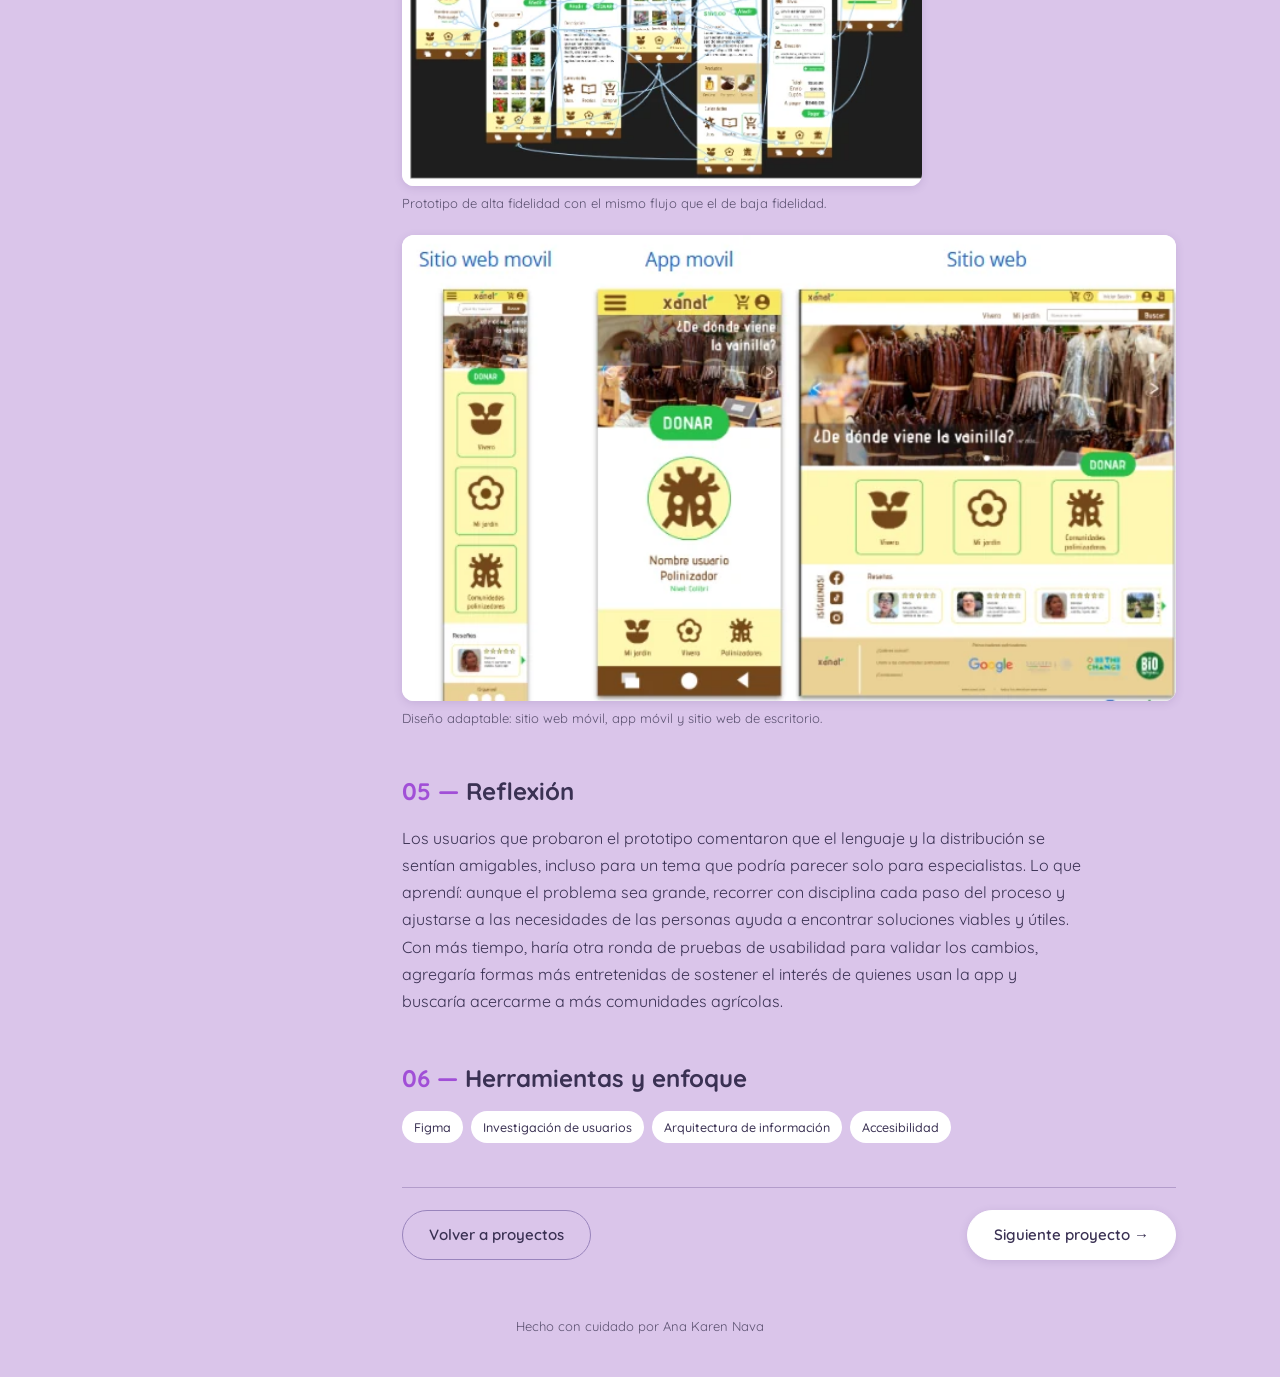
<file: proyecto-xanat.html>
<!DOCTYPE html>
<html lang="es" data-assets-base="assets">
<head>
  <meta charset="UTF-8">
  <meta name="viewport" content="width=device-width, initial-scale=1.0">
  <title data-i18n="xanat.meta">Xanat — Caso de estudio</title>
  <meta name="description" content="Xanat — caso de estudio de Ana Karen Nava.">
  <link rel="icon" type="image/svg+xml" href="assets/img/logo-anna-color.svg">
  <link rel="stylesheet" href="assets/css/style.css">
</head>
<body>

  <div class="container">
    <header class="site-header">
      <a href="index.html" class="logo-mark" aria-label="Ana Karen Nava — inicio">
        <img src="assets/img/logo-anna-color.svg" alt="" class="logo-img logo-img--color">
        <img src="assets/img/logo-anna-blanco.svg" alt="" class="logo-img logo-img--white">
      </a>

      <nav class="main-nav" aria-label="Navegación principal">
        <a href="index.html#proyectos" data-i18n="nav.proyectos">Proyectos</a>
        <a href="perfil.html" data-i18n="nav.perfil">Perfil</a>
      </nav>

      <div class="lang-switch" role="group" aria-label="Idioma / Language">
        <button type="button" data-lang-option="es">Esp</button>
        <span class="divider">|</span>
        <button type="button" data-lang-option="en">Eng</button>
      </div>
    </header>

    <div class="project-layout">
      <aside class="project-sidebar">
        <h1 class="project-title">Xanat</h1>
        <p class="project-tagline" data-i18n="xanat.tagline">App y sitio para proteger flora en peligro de extinción</p>

        <nav class="project-toc" aria-labelledby="toc-heading">
          <h2 id="toc-heading" data-i18n="project.toc">Contenido</h2>
          <ol id="project-toc-list"></ol>
        </nav>

        <div class="project-datasheet">
          <h2 data-i18n="project.datasheet">Ficha</h2>
          <dl>
          <dt data-i18n="project.duration">Duración</dt>
          <dd data-i18n="xanat.ficha.duration">6 semanas</dd>
          <dt data-i18n="project.team">Equipo</dt>
          <dd data-i18n="xanat.ficha.team">Proyecto individual</dd>
          <dt data-i18n="project.program">Programa</dt>
          <dd data-i18n="xanat.ficha.program">Google UX Design Certificate (Coursera)</dd>
          <dt data-i18n="project.tools">Herramientas</dt>
          <dd data-i18n="xanat.ficha.tools">Figma</dd>
          </dl>
        </div>
      </aside>

      <main class="project-main">
        <figure class="project-cover">
          <img src="assets/img/projects/xanat/maquetas.webp" alt="" width="830" height="385" data-i18n-attr="alt:xanat.shots.cover">
          <div class="project-tags"><span class="tag-pill" data-i18n="project.tags.research">Investigación UX</span><span class="tag-pill">UX/UI</span><span class="tag-pill" data-i18n="project.tags.product">Diseño de producto</span></div>
        </figure>
        <p class="zoom-hint" data-i18n="project.zoomHint">Haz clic en una imagen para ampliarla</p>

        <section id="contexto" class="project-section" data-toc>
          <h2 data-i18n="xanat.s1.title">Contexto</h2>
          <p data-i18n="xanat.s1.p">Proyecto individual realizado en 6 semanas, como uno de los tres proyectos finales del Google UX Design Certificate (Coursera). Xanat es una organización ficticia enfocada en la protección, propagación y cuidado de flora en peligro de extinción en México. Mi rol: diseñadora UX a cargo de la concepción y el diseño de la aplicación y del sitio web adaptable, de principio a fin.</p>
        </section>

        <section id="problema" class="project-section" data-toc>
          <h2 data-i18n="xanat.s2.title">El problema</h2>
          <p data-i18n="xanat.s2.p">Más de 60 especies endémicas de México están en peligro de extinción por la destrucción de hábitats, la introducción de especies no endémicas y las plagas — un desequilibrio que además empuja a los polinizadores hacia zonas vulnerables. El reto: diseñar una herramienta que eduque sobre el cuidado de estas especies, mejore la calidad de vida de las personas involucradas y apoye a las comunidades agrícolas que dependen de ellas.</p>
        </section>

        <section id="investigacion" class="project-section" data-toc>
          <h2 data-i18n="xanat.s3.title">Proceso de investigación</h2>
          <p data-i18n="xanat.s3.p1">Revisé el marco teórico en fuentes como SAGARPA y el Jardín Botánico de la UNAM para construir las preguntas de entrevista. Tuve poca participación de usuarios reales — principalmente familiares —, complementada con entrevistas simuladas como parte del ejercicio. Aun con esa limitación, el hallazgo fue claro: la mayoría de las personas no sabía cuántas o cuáles especies están en peligro, pero estaba dispuesta a ayudar si tuviera una herramienta sencilla que la guiara.</p>
          <p data-i18n="xanat.s3.p2">Con esos hallazgos hice un ejercicio de ideación centrado en educación y orientación — cómo incluir estas especies en la vida diaria de alguien sin conocimiento previo — y definí la arquitectura de información con un mapa de sitio (Jardín, Vivero, Carrito, Acerca de) que después guio cada pantalla.</p>
          <div class="gallery gallery--1">
            <figure class="shot shot--narrow"><button type="button" class="shot-btn" data-full="assets/img/projects/xanat/sitemap.webp"><img src="assets/img/projects/xanat/sitemap.webp" alt="" loading="lazy" width="597" height="370"></button><figcaption data-i18n="xanat.shots.sitemap">Mapa de sitio que guió la estructura de cada pantalla.</figcaption></figure>
          </div>
        </section>

        <section id="construi" class="project-section" data-toc>
          <h2 data-i18n="xanat.s4.title">Lo que construí</h2>
          <h3 data-i18n="xanat.s4.g1.title">Del papel al prototipo</h3>
          <p data-i18n="xanat.s4.g1.p">Partí de esquemas en papel, luego wireframes digitales y un prototipo de baja fidelidad para las pruebas de usabilidad.</p>
          <div class="gallery gallery--2">
            <figure class="shot"><button type="button" class="shot-btn" data-full="assets/img/projects/xanat/esquemas.webp"><img src="assets/img/projects/xanat/esquemas.webp" alt="" loading="lazy" width="602" height="482"></button><figcaption data-i18n="xanat.shots.esquemas">Esquemas digitales de la pantalla “Mi jardín”, con anotaciones de diseño.</figcaption></figure>
            <figure class="shot"><button type="button" class="shot-btn" data-full="assets/img/projects/xanat/baja-fidelidad.webp"><img src="assets/img/projects/xanat/baja-fidelidad.webp" alt="" loading="lazy" width="510" height="275"></button><figcaption data-i18n="xanat.shots.bajaFidelidad">Prototipo de baja fidelidad conectado para las pruebas de usabilidad.</figcaption></figure>
          </div>
          <h3 data-i18n="xanat.s4.g2.title">Lo que cambiaron las pruebas</h3>
          <p data-i18n="xanat.s4.g2.p">Los resultados cambiaron decisiones concretas: la pantalla de inicio dejó de mostrar el estado de la planta nueva y pasó a presentar diapositivas de cuidados de plantas, comunidades agrícolas y noticias sobre el avance en la protección de especies, y agregué la opción de “comprar” en las fichas de especie (como semilla, planta o derivado, según las condiciones legales de cada una).</p>
          <div class="gallery gallery--2">
            <figure class="shot"><button type="button" class="shot-btn" data-full="assets/img/projects/xanat/antes-despues-home.webp"><img src="assets/img/projects/xanat/antes-despues-home.webp" alt="" loading="lazy" width="550" height="437"></button><figcaption data-i18n="xanat.shots.antesHome">Antes y después del estudio de usabilidad: pantalla de inicio.</figcaption></figure>
            <figure class="shot"><button type="button" class="shot-btn" data-full="assets/img/projects/xanat/antes-despues-flor.webp"><img src="assets/img/projects/xanat/antes-despues-flor.webp" alt="" loading="lazy" width="560" height="490"></button><figcaption data-i18n="xanat.shots.antesFlor">Antes y después del estudio de usabilidad: ficha de especie con opción de compra.</figcaption></figure>
          </div>
          <h3 data-i18n="xanat.s4.g3.title">Alta fidelidad y diseño adaptable</h3>
          <p data-i18n="xanat.s4.g3.p">Construí el prototipo de alta fidelidad conservando el mismo flujo, y diseñé el producto en tres formatos — sitio web móvil, app móvil y sitio web de escritorio — con jerarquía tipográfica clara y etiquetas pensadas para lectores de pantalla.</p>
          <div class="gallery gallery--1">
            <figure class="shot shot--narrow"><button type="button" class="shot-btn" data-full="assets/img/projects/xanat/alta-fidelidad.webp"><img src="assets/img/projects/xanat/alta-fidelidad.webp" alt="" loading="lazy" width="503" height="273"></button><figcaption data-i18n="xanat.shots.altaFidelidad">Prototipo de alta fidelidad con el mismo flujo que el de baja fidelidad.</figcaption></figure>
          </div>
          <div class="gallery gallery--1">
            <figure class="shot"><button type="button" class="shot-btn" data-full="assets/img/projects/xanat/adaptable.webp"><img src="assets/img/projects/xanat/adaptable.webp" alt="" loading="lazy" width="640" height="385"></button><figcaption data-i18n="xanat.shots.adaptable">Diseño adaptable: sitio web móvil, app móvil y sitio web de escritorio.</figcaption></figure>
          </div>
        </section>

        <section id="reflexion" class="project-section" data-toc>
          <h2 data-i18n="xanat.s5.title">Reflexión</h2>
          <p data-i18n="xanat.s5.p">Los usuarios que probaron el prototipo comentaron que el lenguaje y la distribución se sentían amigables, incluso para un tema que podría parecer solo para especialistas. Lo que aprendí: aunque el problema sea grande, recorrer con disciplina cada paso del proceso y ajustarse a las necesidades de las personas ayuda a encontrar soluciones viables y útiles. Con más tiempo, haría otra ronda de pruebas de usabilidad para validar los cambios, agregaría formas más entretenidas de sostener el interés de quienes usan la app y buscaría acercarme a más comunidades agrícolas.</p>
        </section>

        <section id="herramientas" class="project-section" data-toc>
          <h2 data-i18n="xanat.s6.title">Herramientas y enfoque</h2>
          <div class="project-tags"><span class="tag-pill">Figma</span><span class="tag-pill" data-i18n="project.tags.userResearch">Investigación de usuarios</span><span class="tag-pill" data-i18n="project.tags.ia">Arquitectura de información</span><span class="tag-pill" data-i18n="project.tags.a11y">Accesibilidad</span></div>
        </section>

        <nav class="project-pager" aria-label="Navegación entre proyectos">
          <a href="index.html#proyectos" class="btn btn-outline" data-i18n="project.back">Volver a proyectos</a>
          <a href="proyecto-woof-barf.html" class="btn btn-solid"><span data-i18n="project.next">Siguiente proyecto</span> →</a>
        </nav>
      </main>
    </div>

    <footer class="site-footer">
      <span data-i18n="footer.rights">Hecho con cuidado por Ana Karen Nava</span>
    </footer>
  </div>

  <dialog id="lightbox" class="lightbox" aria-label="Imagen ampliada">
    <button type="button" class="lightbox-close" aria-label="Cerrar imagen" data-i18n-attr="aria-label:project.closeImage">
      <svg viewBox="0 0 24 24" fill="none" stroke="currentColor" stroke-width="2.4" stroke-linecap="round"><path d="M6 6l12 12M18 6L6 18"/></svg>
    </button>
    <img alt="">
  </dialog>

  <script src="assets/js/i18n.js"></script>
  <script src="assets/js/main.js"></script>
</body>
</html>
</file>
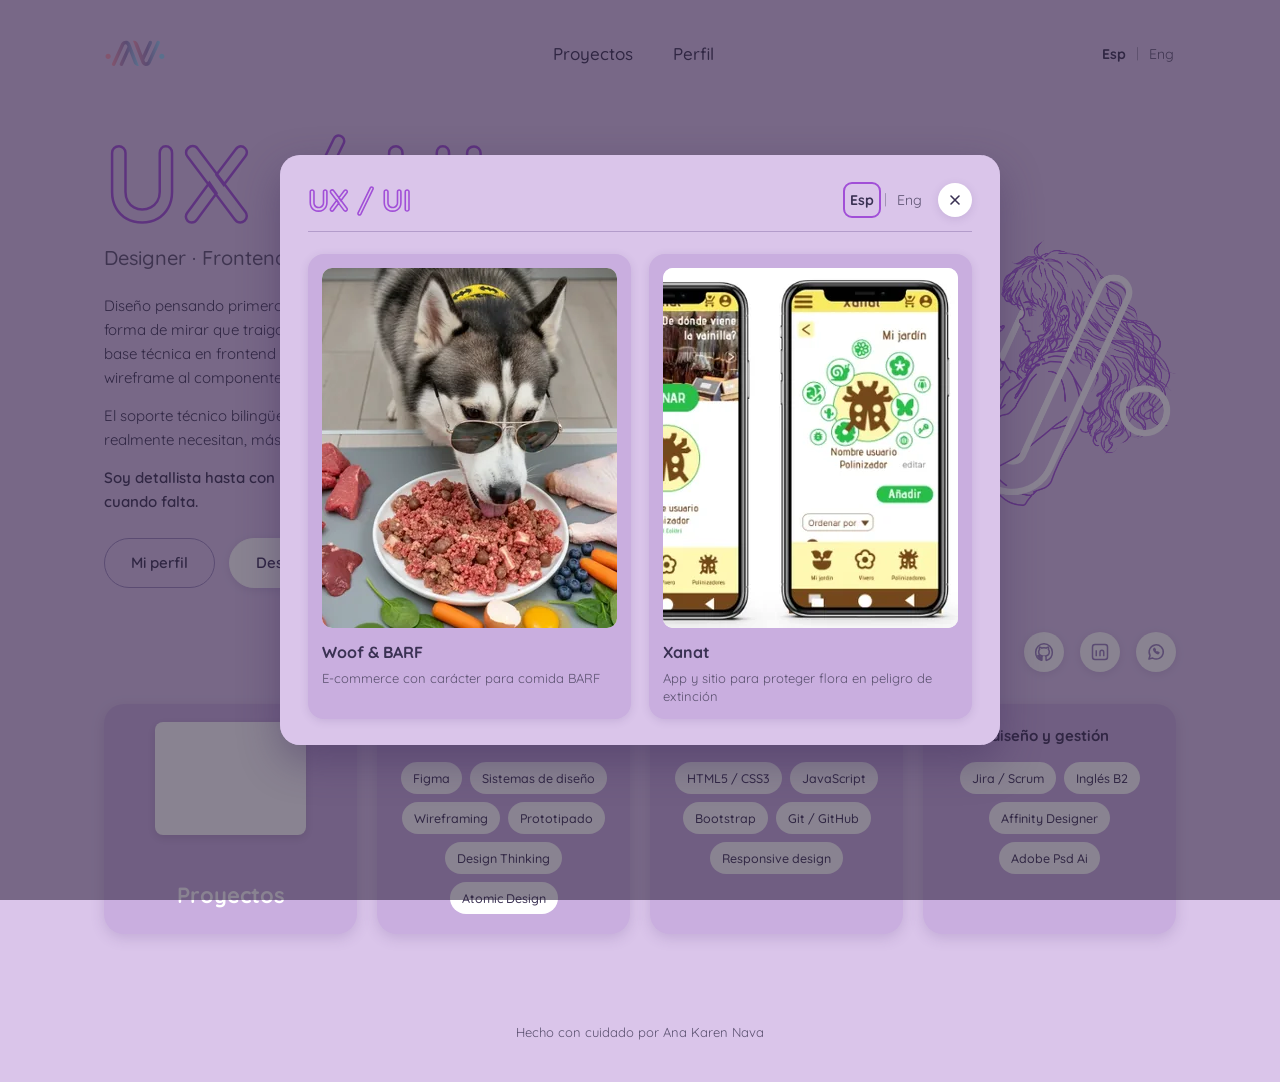
<file: proyectos.html>
<!DOCTYPE html>
<html lang="es">
<head>
  <meta charset="UTF-8">
  <meta http-equiv="refresh" content="0; url=index.html#proyectos">
  <title>Proyectos — Ana Karen Nava</title>
  <link rel="canonical" href="index.html#proyectos">
</head>
<body>
  <p><a href="index.html#proyectos">Ver proyectos / View projects</a></p>
</body>
</html>
</file>
<file: assets/css/style.css>
/* ==========================================================
   Ana Karen Nava — Portfolio
   Paleta y tipografía definidas en el proceso de diseño:
   fondo DAC5EA, acento de marca 9984BC, acento de ilustración
   A14FD7, texto oscuro 3A3153. Todo en Quicksand.
   ========================================================== */

@import url('https://fonts.googleapis.com/css2?family=Quicksand:wght@400;500;600;700&display=swap');

:root {
  --color-bg: #DAC5EA;
  --color-bg-card: #C9AEDF;
  --color-brand: #9984BC;
  --color-illustration: #A14FD7;
  --color-blue: #98D6F7;
  --color-pink: #F299B2;
  --color-text: #3A3153;
  --color-text-soft: #5B5170;
  --color-white: #FFFFFF;
  --color-tooltip-bg: #4A4258;

  --shadow-soft: 0 2px 8px rgba(90, 60, 130, 0.15);
  --shadow-card: 0 4px 14px rgba(90, 60, 130, 0.18);

  --radius-md: 12px;
  --radius-lg: 20px;
  --radius-pill: 999px;

  --font-body: 'Quicksand', sans-serif;

  --container-width: 1120px;
}

* { box-sizing: border-box; }

html, body {
  margin: 0;
  padding: 0;
}

body {
  font-family: var(--font-body);
  background: var(--color-bg);
  color: var(--color-text);
  line-height: 1.6;
  -webkit-font-smoothing: antialiased;
}

/* Respeta preferencia de movimiento reducido */
@media (prefers-reduced-motion: reduce) {
  * { animation-duration: 0.01ms !important; transition-duration: 0.01ms !important; }
}

a { color: inherit; text-decoration: none; }

.container {
  max-width: var(--container-width);
  margin: 0 auto;
  padding: 0 24px;
}

/* ---------- Header ---------- */
.site-header {
  display: flex;
  align-items: center;
  justify-content: space-between;
  padding: 28px 0 12px;
}

.logo-mark {
  position: relative;
  display: block;
  width: 62px;
  height: 51px;
}

.logo-img {
  position: absolute;
  top: 0;
  left: 0;
  width: 100%;
  height: 100%;
  transition: opacity 0.12s ease;
}

.logo-img--white {
  opacity: 0;
}

/* Destello blanco como feedback táctil al hacer clic; en :focus-visible
   también se muestra brevemente para paridad con navegación por teclado */
.logo-mark:active .logo-img--white,
.logo-mark:focus-visible .logo-img--white {
  opacity: 1;
}

.logo-mark:hover {
  transform: scale(1.04);
}

.main-nav {
  display: flex;
  align-items: center;
  gap: 40px;
}

.main-nav a {
  font-size: 17px;
  font-weight: 500;
  color: var(--color-text);
  transition: color 0.15s ease;
}

.main-nav a:hover,
.main-nav a:focus-visible {
  color: var(--color-illustration);
}

.lang-switch {
  display: flex;
  align-items: center;
  gap: 8px;
  font-size: 14px;
}

.lang-switch button {
  background: none;
  border: none;
  font-family: var(--font-body);
  font-size: 14px;
  color: var(--color-text-soft);
  cursor: pointer;
  padding: 4px 2px;
}

.lang-switch button.is-active {
  color: var(--color-text);
  font-weight: 700;
}

.lang-switch .divider {
  color: var(--color-text-soft);
  opacity: 0.5;
}

/* Foco visible accesible en toda la página */
a:focus-visible,
button:focus-visible {
  outline: 2px solid var(--color-illustration);
  outline-offset: 3px;
  border-radius: 4px;
}

/* ---------- Hero ---------- */
.hero {
  display: grid;
  grid-template-columns: 1fr 1fr;
  gap: 48px;
  align-items: center;
  padding: 40px 0 24px;
}

.hero-title {
  font-family: var(--font-body);
  font-weight: 700;
  font-size: clamp(64px, 9vw, 108px);
  line-height: 0.95;
  color: transparent;
  -webkit-text-stroke: 2.5px var(--color-illustration);
  margin: 0 0 8px;
  letter-spacing: 2px;
}

.hero-subtitle {
  font-size: 20px;
  font-weight: 500;
  color: var(--color-text-soft);
  margin: 0 0 20px;
}

.hero-copy p {
  margin: 0 0 14px;
  font-size: 15px;
  color: var(--color-text);
}

.hero .hero-copy p:last-of-type {
  font-weight: 600;
}

.hero-actions {
  display: flex;
  gap: 14px;
  margin-top: 24px;
  flex-wrap: wrap;
}

.btn {
  font-family: var(--font-body);
  font-size: 15px;
  font-weight: 600;
  padding: 12px 26px;
  border-radius: var(--radius-pill);
  cursor: pointer;
  transition: transform 0.15s ease, box-shadow 0.15s ease;
}

.btn:hover { transform: translateY(-1px); }

.btn-outline {
  background: transparent;
  border: 1.5px solid var(--color-brand);
  color: var(--color-text);
}

.btn-solid {
  background: var(--color-white);
  border: 1.5px solid var(--color-white);
  color: var(--color-text);
  box-shadow: var(--shadow-soft);
}

/* ---------- Ilustración / globo ---------- */
.hero-visual {
  position: relative;
  min-height: 380px;
  display: flex;
  align-items: center;
  justify-content: center;
}

.hero-illustration-link {
  position: relative;
  display: block;
  width: 100%;
  max-width: 540px;
  margin-top: 56px;
}

.hero-illustration {
  display: block;
  width: 100%;
  height: auto;
}

.speech-bubble {
  position: absolute;
  top: 0;
  left: 14%;
  background: var(--color-white);
  border-radius: 22px;
  padding: 12px 22px;
  filter: drop-shadow(0 2px 6px rgba(90, 60, 130, 0.2));
  font-size: 16px;
  line-height: 1.25;
  z-index: 2;
}

.speech-bubble::after {
  content: "";
  position: absolute;
  bottom: -11px;
  right: 34px;
  border: 11px solid transparent;
  border-top-color: var(--color-white);
  border-bottom: 0;
}

.speech-bubble span { display: block; font-size: 20px; }

.speech-bubble strong {
  color: var(--color-illustration);
  font-weight: 700;
}

/* Aviso "Acerca de mí": aparece al pasar el cursor o enfocar con teclado */
.about-tooltip {
  position: absolute;
  bottom: 6%;
  right: 2%;
  background: var(--color-tooltip-bg);
  color: var(--color-white);
  font-size: 13px;
  padding: 8px 16px;
  border-radius: var(--radius-md);
  opacity: 0;
  transform: translateY(4px);
  transition: opacity 0.18s ease, transform 0.18s ease;
  pointer-events: none;
}

.hero-illustration-link:hover .about-tooltip,
.hero-illustration-link:focus-visible .about-tooltip {
  opacity: 1;
  transform: none;
}

@media (hover: none) {
  .about-tooltip { opacity: 1; transform: none; }
}

.social-row {
  display: flex;
  gap: 16px;
  margin-top: 20px;
  justify-content: flex-end;
}

.social-row a {
  width: 40px;
  height: 40px;
  border-radius: 50%;
  background: var(--color-white);
  display: flex;
  align-items: center;
  justify-content: center;
  box-shadow: var(--shadow-soft);
  transition: transform 0.15s ease;
}

.social-row a:hover { transform: translateY(-2px); }
.social-row svg { width: 20px; height: 20px; }

/* ---------- Proyectos + skills ---------- */
.lower-grid {
  display: grid;
  grid-template-columns: 1fr 1fr 1fr 1fr;
  gap: 20px;
  padding: 32px 0 64px;
  align-items: stretch;
}

.projects-folder {
  grid-column: span 1;
  background: var(--color-bg-card);
  border-radius: var(--radius-lg);
  box-shadow: var(--shadow-card);
  display: flex;
  align-items: flex-end;
  justify-content: center;
  padding: 20px;
  min-height: 180px;
  position: relative;
  overflow: hidden;
}

.projects-folder .folder-icon {
  position: absolute;
  top: 18px;
  width: 60%;
  aspect-ratio: 4/3;
  background: var(--color-white);
  border-radius: 8px;
  box-shadow: 0 3px 10px rgba(0,0,0,0.12);
}

.projects-folder span {
  position: relative;
  z-index: 1;
  color: var(--color-white);
  font-weight: 700;
  font-size: 22px;
}

.skill-card {
  background: var(--color-bg-card);
  border-radius: var(--radius-lg);
  box-shadow: var(--shadow-card);
  padding: 20px;
}

.skill-card h3 {
  margin: 0 0 14px;
  font-size: 15px;
  font-weight: 700;
  color: var(--color-text);
  text-align: center;
}

.tag-group {
  display: flex;
  flex-wrap: wrap;
  gap: 8px;
  justify-content: center;
}

.tag-pill {
  background: var(--color-white);
  color: var(--color-text);
  font-size: 12.5px;
  font-weight: 500;
  padding: 6px 12px;
  border-radius: var(--radius-pill);
}

/* ---------- Perfil ---------- */
.perfil-hero {
  display: grid;
  grid-template-columns: 1fr 1fr;
  gap: 48px;
  align-items: center;
  padding: 40px 0 24px;
}

.perfil-eyebrow {
  font-size: 14px;
  font-weight: 700;
  color: var(--color-illustration);
  text-transform: uppercase;
  letter-spacing: 1px;
  margin: 0 0 6px;
}

.perfil-title {
  font-weight: 700;
  font-size: clamp(40px, 6vw, 64px);
  line-height: 1.05;
  color: transparent;
  -webkit-text-stroke: 2px var(--color-illustration);
  margin: 0 0 6px;
}

/* Contenedor flexible: sirve igual para la ilustración o una foto real,
   sin necesitar cambios de layout cuando se decida cuál usar */
.perfil-visual {
  min-height: 340px;
  display: flex;
  align-items: center;
  justify-content: center;
}

.perfil-visual img {
  width: 100%;
  max-width: 440px;
  height: auto;
}

.perfil-closing {
  background: var(--color-bg-card);
  border-radius: var(--radius-lg);
  box-shadow: var(--shadow-card);
  padding: 28px 32px;
  margin: 12px 0 40px;
  text-align: center;
}

.perfil-closing p {
  margin: 0 0 20px;
  font-size: 16px;
  color: var(--color-text);
  max-width: 640px;
  margin-left: auto;
  margin-right: auto;
}

.perfil-actions {
  display: flex;
  gap: 14px;
  justify-content: center;
  flex-wrap: wrap;
}

/* ---------- Trayectoria ---------- */
.trayectoria-section {
  padding: 8px 0 48px;
}

.trayectoria-section h2 {
  font-size: 22px;
  font-weight: 700;
  color: var(--color-text);
  margin: 0 0 24px;
}

#trayectoria-list {
  list-style: none;
  margin: 0;
  padding: 0;
  display: flex;
  flex-direction: column;
  gap: 4px;
}

.trayectoria-item {
  display: grid;
  grid-template-columns: 160px 1fr;
  gap: 20px;
  padding: 18px 0;
  border-top: 1px solid rgba(153, 132, 188, 0.3);
}

.trayectoria-item:first-child {
  border-top: none;
}

.trayectoria-date {
  font-size: 13px;
  font-weight: 700;
  color: var(--color-illustration);
  white-space: nowrap;
}

.trayectoria-title {
  margin: 0 0 4px;
  font-size: 15px;
  font-weight: 700;
  color: var(--color-text);
}

.trayectoria-org {
  font-weight: 500;
  color: var(--color-text-soft);
}

.trayectoria-desc {
  margin: 0;
  font-size: 14px;
  color: var(--color-text-soft);
  line-height: 1.6;
  max-width: 60ch;
}

@media (max-width: 700px) {
  .perfil-hero { grid-template-columns: 1fr; }
  .trayectoria-item { grid-template-columns: 1fr; gap: 4px; }
}

/* ---------- Modal de Proyectos ---------- */
html.modal-open { overflow: hidden; }

.projects-modal {
  width: min(720px, calc(100vw - 32px));
  max-height: calc(100vh - 32px);
  padding: 0;
  border: 0;
  background: transparent;
  color: var(--color-text);
  overflow: visible;
}

.projects-modal::backdrop {
  background: rgba(40, 30, 55, 0.55);
}

.pm-panel {
  position: relative;
  overflow: hidden;
  background: var(--color-bg);
  border-radius: var(--radius-lg);
  box-shadow: 0 16px 40px rgba(60, 40, 90, 0.4);
  padding: 28px 28px 26px;
}

.pm-ghosts, .pm-scrim { position: absolute; inset: 0; }
.pm-ghosts { z-index: 0; }
.pm-scrim {
  z-index: 1;
  background: linear-gradient(rgba(218, 197, 234, 0.42), rgba(218, 197, 234, 0.62));
}

.pm-ghosts img {
  position: absolute;
  inset: -16px;
  width: calc(100% + 32px);
  height: calc(100% + 32px);
  object-fit: cover;
  filter: blur(7px) saturate(1.15);
  opacity: 0;
  transition: opacity 0.4s ease;
}

.pm-ghosts img.is-active { opacity: 0.9; }

.pm-head, .pm-grid { position: relative; z-index: 2; }

.pm-head {
  display: flex;
  align-items: center;
  justify-content: space-between;
  gap: 16px;
  margin-bottom: 22px;
  padding-bottom: 14px;
  border-bottom: 1px solid rgba(90, 60, 130, 0.3);
}

.pm-tab {
  margin: 0;
  font-weight: 700;
  font-size: 30px;
  line-height: 1;
  color: transparent;
  -webkit-text-stroke: 1.6px var(--color-illustration);
}

.pm-tools { display: flex; align-items: center; gap: 14px; }

.pm-close {
  width: 34px;
  height: 34px;
  border: 0;
  border-radius: 50%;
  background: var(--color-white);
  color: var(--color-text);
  box-shadow: var(--shadow-soft);
  cursor: pointer;
  display: flex;
  align-items: center;
  justify-content: center;
  transition: transform 0.15s ease;
}
.pm-close:hover { transform: scale(1.08); }
.pm-close svg { width: 16px; height: 16px; }

.pm-grid {
  list-style: none;
  margin: 0;
  padding: 0;
  display: grid;
  grid-template-columns: repeat(auto-fit, minmax(200px, 1fr));
  gap: 18px;
}

.pm-card {
  display: block;
  height: 100%;
  background: var(--color-bg-card);
  border-radius: 16px;
  padding: 14px;
  box-shadow: var(--shadow-soft);
  transition: transform 0.18s ease, box-shadow 0.18s ease;
}

.pm-card:hover, .pm-card:focus-visible {
  transform: translateY(-4px) scale(1.02);
  box-shadow: 0 10px 24px rgba(90, 60, 130, 0.32);
}

.pm-card img {
  display: block;
  width: 100%;
  aspect-ratio: 16 / 10;
  object-fit: cover;
  border-radius: 10px;
  background: var(--color-white);
  margin-bottom: 12px;
}

.pm-card-title { display: block; font-weight: 700; font-size: 16px; margin-bottom: 4px; }
.pm-card-desc { display: block; font-size: 13px; color: var(--color-text-soft); line-height: 1.4; }

@media (max-width: 560px) {
  .pm-panel { padding: 20px 16px; }
  .pm-tab { font-size: 24px; }
}

/* ---------- Páginas de proyecto ---------- */
.project-layout {
  display: grid;
  grid-template-columns: 250px minmax(0, 1fr);
  gap: 48px;
  align-items: start;
  padding: 24px 0 24px;
}

.project-sidebar {
  position: sticky;
  top: 24px;
  max-height: calc(100vh - 48px);
  overflow-y: auto;
  padding-right: 6px;
}

.project-title {
  margin: 0 0 6px;
  font-weight: 700;
  font-size: clamp(34px, 4vw, 46px);
  line-height: 1.05;
  color: transparent;
  -webkit-text-stroke: 1.8px var(--color-illustration);
}

.project-tagline { margin: 0 0 22px; font-size: 14px; color: var(--color-text-soft); }

.project-sidebar h2 {
  margin: 0 0 8px;
  font-size: 13px;
  font-weight: 700;
  letter-spacing: 0.8px;
  text-transform: uppercase;
  color: var(--color-illustration);
}

.project-toc ol { list-style: none; margin: 0 0 22px; padding: 0; counter-reset: toc; }

.project-toc li { counter-increment: toc; border-top: 1px solid rgba(90, 60, 130, 0.22); }
.project-toc li:last-child { border-bottom: 1px solid rgba(90, 60, 130, 0.22); }

.project-toc a {
  display: flex;
  gap: 10px;
  padding: 9px 0 9px 10px;
  margin-left: -12px;
  border-left: 2px solid transparent;
  font-size: 14px;
  color: var(--color-text-soft);
  transition: color 0.15s ease, border-color 0.15s ease;
}

.project-toc a::before {
  content: counter(toc, decimal-leading-zero);
  font-weight: 700;
  color: var(--color-brand);
}

.project-toc a:hover { color: var(--color-text); }
.project-toc a.is-current {
  color: var(--color-text);
  font-weight: 700;
  border-left-color: var(--color-illustration);
}

.project-datasheet {
  background: var(--color-bg-card);
  border-radius: var(--radius-md);
  padding: 14px 16px;
  box-shadow: var(--shadow-soft);
}

.project-datasheet h2 { margin-bottom: 10px; }
.project-datasheet dl { margin: 0; }
.project-datasheet dt { font-size: 12px; font-weight: 700; color: var(--color-text-soft); margin-top: 10px; }
.project-datasheet dt:first-child { margin-top: 0; }
.project-datasheet dd { margin: 2px 0 0; font-size: 14px; color: var(--color-text); }

.project-main { counter-reset: sec; min-width: 0; }

.project-cover { margin: 0 0 28px; }
.project-cover img {
  display: block;
  width: 100%;
  height: auto;
  border-radius: var(--radius-lg);
  box-shadow: var(--shadow-card);
}

.project-tags { display: flex; flex-wrap: wrap; gap: 8px; margin-top: 14px; }

.project-section { counter-increment: sec; margin: 0 0 44px; scroll-margin-top: 24px; }

.project-section h2 {
  margin: 0 0 14px;
  font-size: 24px;
  font-weight: 700;
  color: var(--color-text);
}
.project-section h2::before {
  content: counter(sec, decimal-leading-zero) " — ";
  color: var(--color-illustration);
}

.project-section h3 { margin: 30px 0 8px; font-size: 18px; font-weight: 700; color: var(--color-text); }
.project-section p { margin: 0 0 14px; font-size: 16px; line-height: 1.7; max-width: 68ch; }
.project-section p.note {
  font-size: 14px;
  color: var(--color-text-soft);
  background: rgba(255, 255, 255, 0.45);
  border-left: 3px solid var(--color-brand);
  border-radius: 0 var(--radius-md) var(--radius-md) 0;
  padding: 10px 14px;
}

.gallery { display: grid; gap: 18px; margin: 18px 0 22px; align-items: start; }
.gallery--1 { grid-template-columns: 1fr; }
.gallery--2 { grid-template-columns: repeat(2, minmax(0, 1fr)); }
.gallery--3 { grid-template-columns: repeat(3, minmax(0, 1fr)); }

.shot { margin: 0; }
.shot--narrow { max-width: 520px; }

.shot-btn {
  display: block;
  width: 100%;
  padding: 0;
  border: 0;
  background: var(--color-white);
  border-radius: var(--radius-md);
  box-shadow: var(--shadow-soft);
  overflow: hidden;
  cursor: zoom-in;
  transition: transform 0.18s ease, box-shadow 0.18s ease;
}
.shot-btn:hover { transform: translateY(-2px); box-shadow: var(--shadow-card); }
.shot-btn img { display: block; width: 100%; height: auto; }

.shot figcaption { margin-top: 8px; font-size: 13px; line-height: 1.5; color: var(--color-text-soft); }

.zoom-hint { font-size: 13px; color: var(--color-text-soft); margin: 4px 0 28px; }

.project-pager {
  display: flex;
  justify-content: space-between;
  align-items: center;
  gap: 16px;
  flex-wrap: wrap;
  padding: 22px 0 8px;
  border-top: 1px solid rgba(90, 60, 130, 0.3);
}

.lightbox {
  max-width: min(1200px, 94vw);
  max-height: 92vh;
  padding: 0;
  border: 0;
  background: transparent;
  overflow: visible;
}
.lightbox::backdrop { background: rgba(30, 22, 44, 0.82); }
.lightbox img {
  display: block;
  max-width: 100%;
  max-height: 88vh;
  margin: 0 auto;
  border-radius: var(--radius-md);
  background: var(--color-white);
}
.lightbox-close {
  position: absolute;
  top: -14px;
  right: -14px;
  width: 36px;
  height: 36px;
  border: 0;
  border-radius: 50%;
  background: var(--color-white);
  color: var(--color-text);
  box-shadow: var(--shadow-soft);
  cursor: pointer;
  display: flex;
  align-items: center;
  justify-content: center;
}
.lightbox-close svg { width: 16px; height: 16px; }

@media (max-width: 900px) {
  .project-layout { grid-template-columns: 1fr; gap: 24px; }
  .project-sidebar { position: static; max-height: none; overflow: visible; padding-right: 0; }
  .project-toc ol { display: flex; gap: 8px; overflow-x: auto; padding-bottom: 6px; }
  .project-toc li, .project-toc li:last-child { border: 0; }
  .project-toc a {
    margin: 0;
    padding: 6px 12px;
    border: 1px solid rgba(90, 60, 130, 0.3);
    border-radius: var(--radius-pill);
    white-space: nowrap;
    border-left-width: 1px;
  }
  .project-toc a.is-current { border-color: var(--color-illustration); }
  .gallery--3 { grid-template-columns: 1fr; }
}

@media (max-width: 640px) {
  .gallery--2 { grid-template-columns: 1fr; }
}

/* ---------- Footer ---------- */
.site-footer {
  text-align: center;
  padding: 24px 0 40px;
  font-size: 13px;
  color: var(--color-text-soft);
}

/* ---------- Responsive ---------- */
@media (max-width: 960px) {
  .hero {
    grid-template-columns: 1fr;
  }
  .social-row { justify-content: center; }
  .lower-grid {
    grid-template-columns: 1fr 1fr;
  }
}

@media (max-width: 600px) {
  .main-nav { gap: 20px; }
  .lower-grid { grid-template-columns: 1fr; }
  .hero-title { letter-spacing: 0; }
}
</file>
